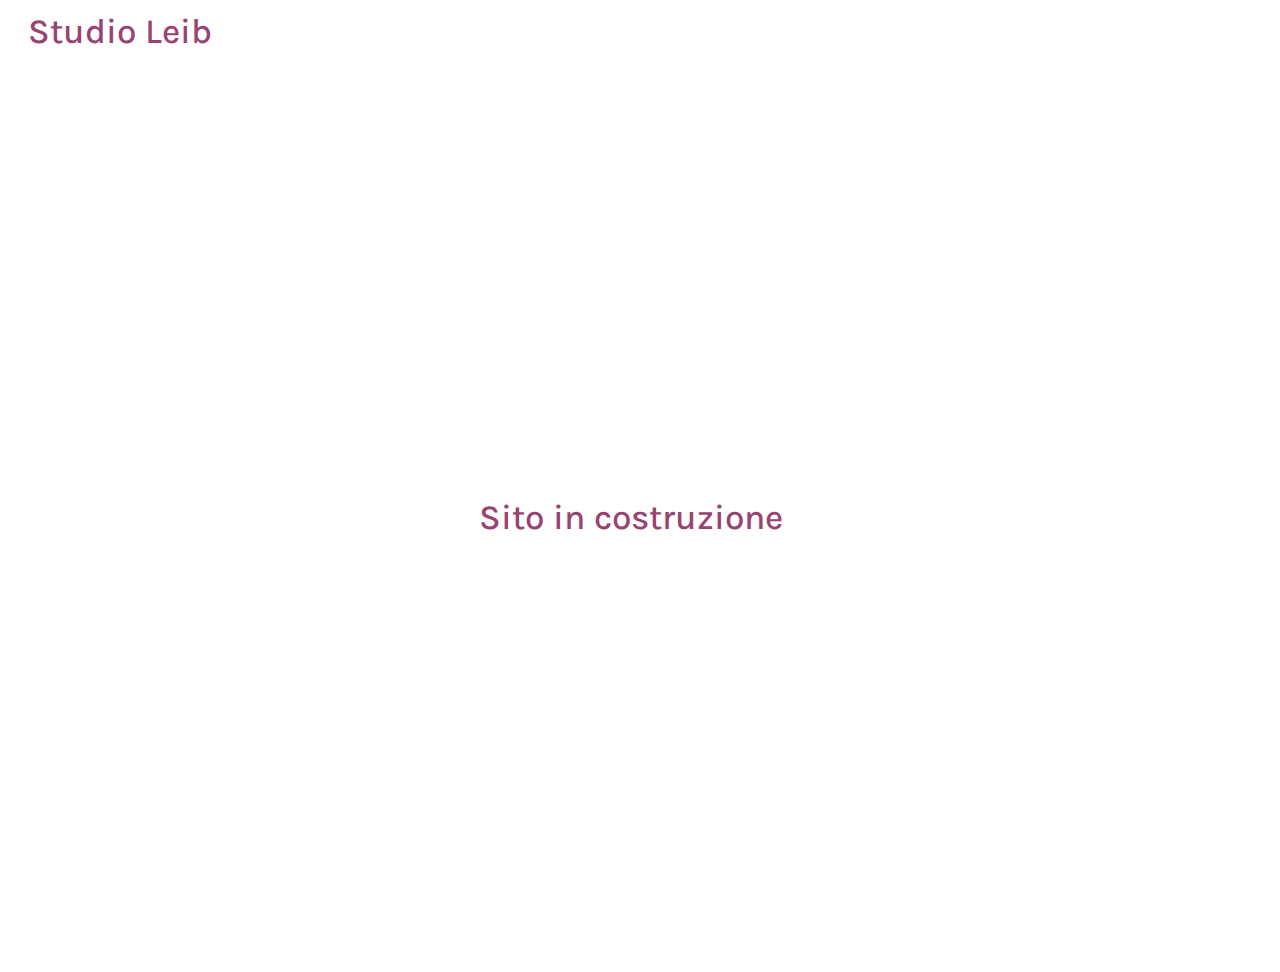
<file: index.html>
<!DOCTYPE html>
<html lang="it" dir="ltr">

<head>

  <title>Studio Leib</title>

  <meta charset="utf-8">
  <meta name="viewport" content="width=device-width, initial-scale=1.0">

  <meta name="description" content="Studio Leib">
  <meta name="twitter:card" content="summary_large_image" />
  <meta name="twitter:site" content="https://www.valentinamaistriostetrica.it/" />
  <meta name="twitter:title" content="Studio Leib" />
  <meta name="twitter:image" content="https://www.valentinamaistriostetrica.it/img/logo.png" />
  <meta property="og:url" content="https://www.valentinamaistriostetrica.it/" />
  <meta property="og:type" content="website" />
  <meta property="og:locale" content="it_IT" />
  <meta property="og:title" content="Studio Leib" />
  <meta property="og:description" content="Studio Leib" />
  <meta property="og:image" content="https://www.valentinamaistriostetrica.it/img/logo.png" />
  <meta property="og:image:width" content="1000" />
  <meta property="og:image:height" content="1000" />

  <!-- favicon -->
  <link rel="icon" type="image/png" href="./img/favicon.png">

  <!-- fonts -->
  <link href="https://fonts.googleapis.com/css?family=Karla:400,700&display=swap" rel="stylesheet">
  <link rel="stylesheet" href="https://use.fontawesome.com/releases/v5.7.2/css/all.css"
    integrity="sha384-fnmOCqbTlWIlj8LyTjo7mOUStjsKC4pOpQbqyi7RrhN7udi9RwhKkMHpvLbHG9Sr" crossorigin="anonymous">

  <!-- css -->
  <link rel="stylesheet" href="./css/lib/bootstrap.min.css">
  <link rel="stylesheet" href="./css/main.css">

  <style media="screen">

  </style>

</head>

<body class="vh-100">
  <div id="headerBar"></div>

  <!-- desktop -->
  <div class="row d-flex justify-content-center align-items-center h-100">
    <div class="col-12 my-5">
      <h1 class="text-center" id="nabvar-title">Sito in costruzione</h1>
    </div>
  </div>

  <script src="./js/lib/jquery-3.4.1.min.js"></script>
  <script src="./js/lib/bootstrap.bundle.min.js"></script>
  <script src="./js/index.js"></script>
</body>

</html>
</file>
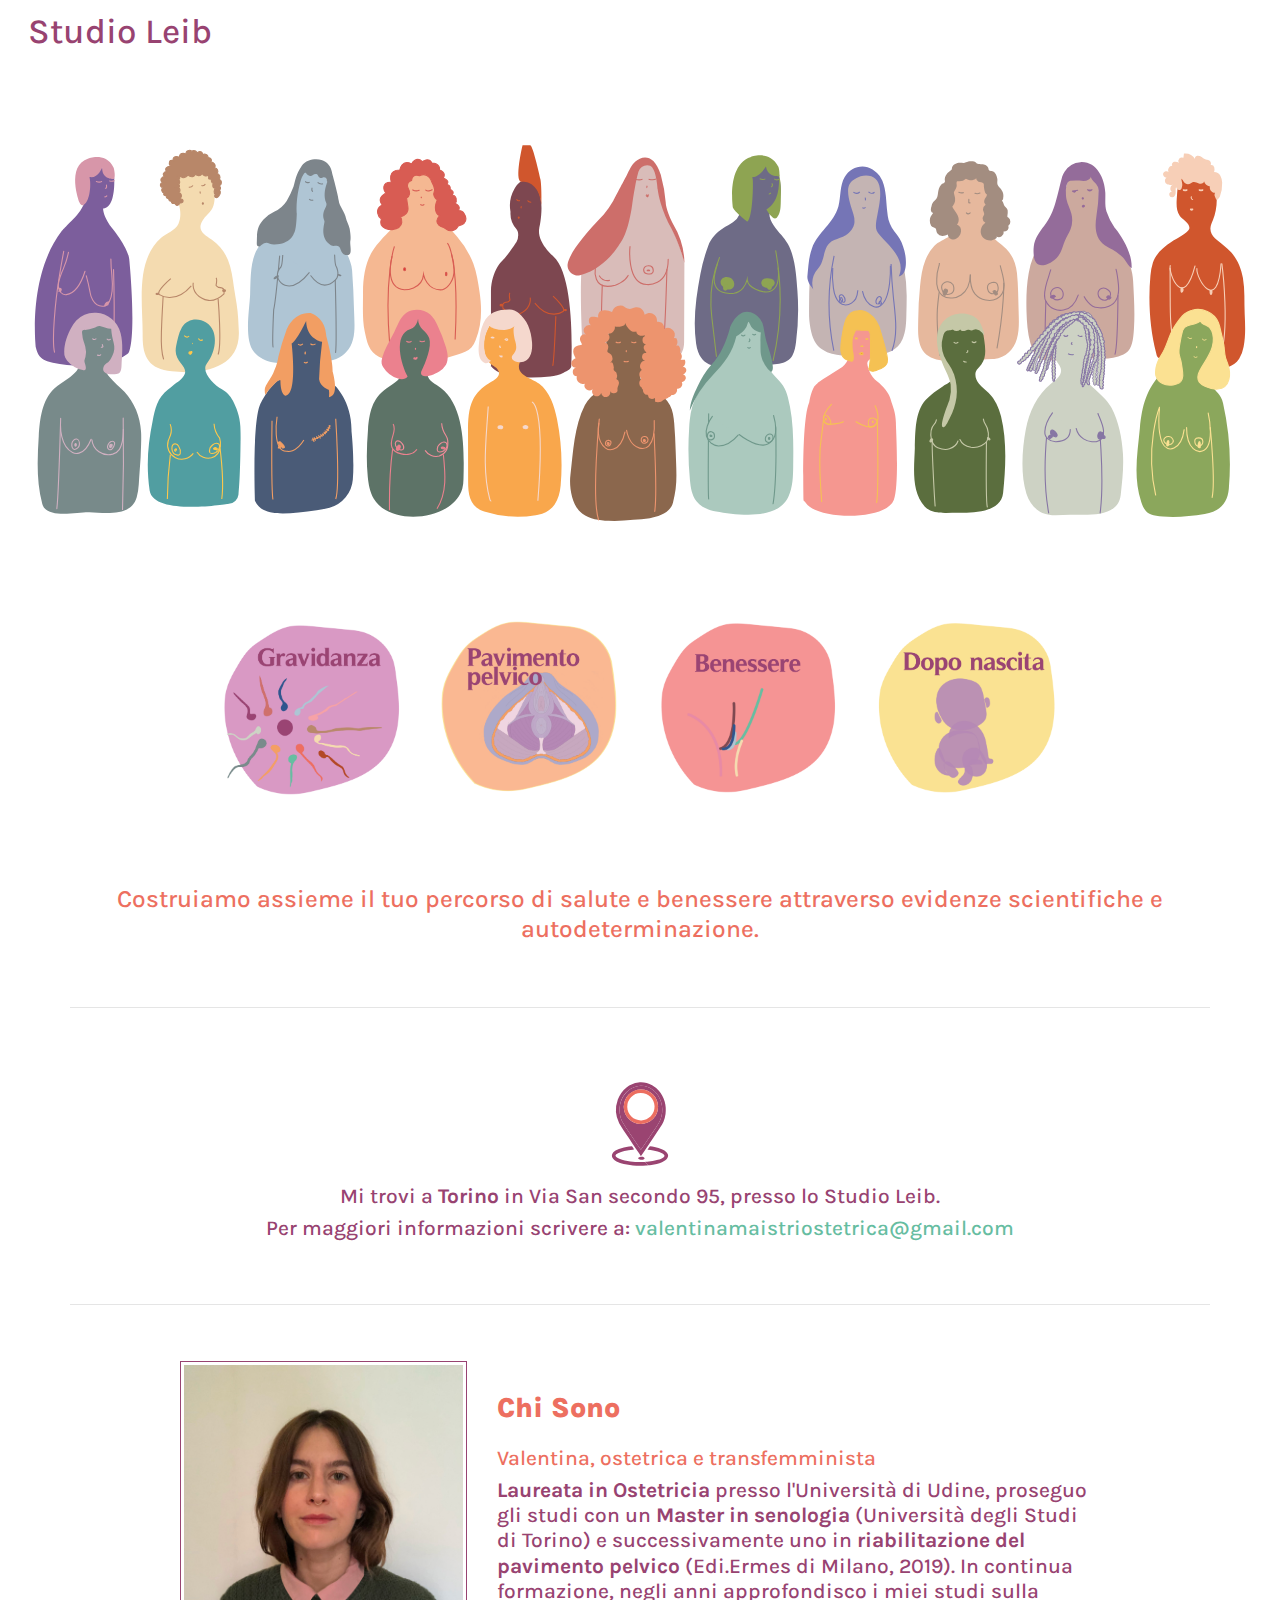
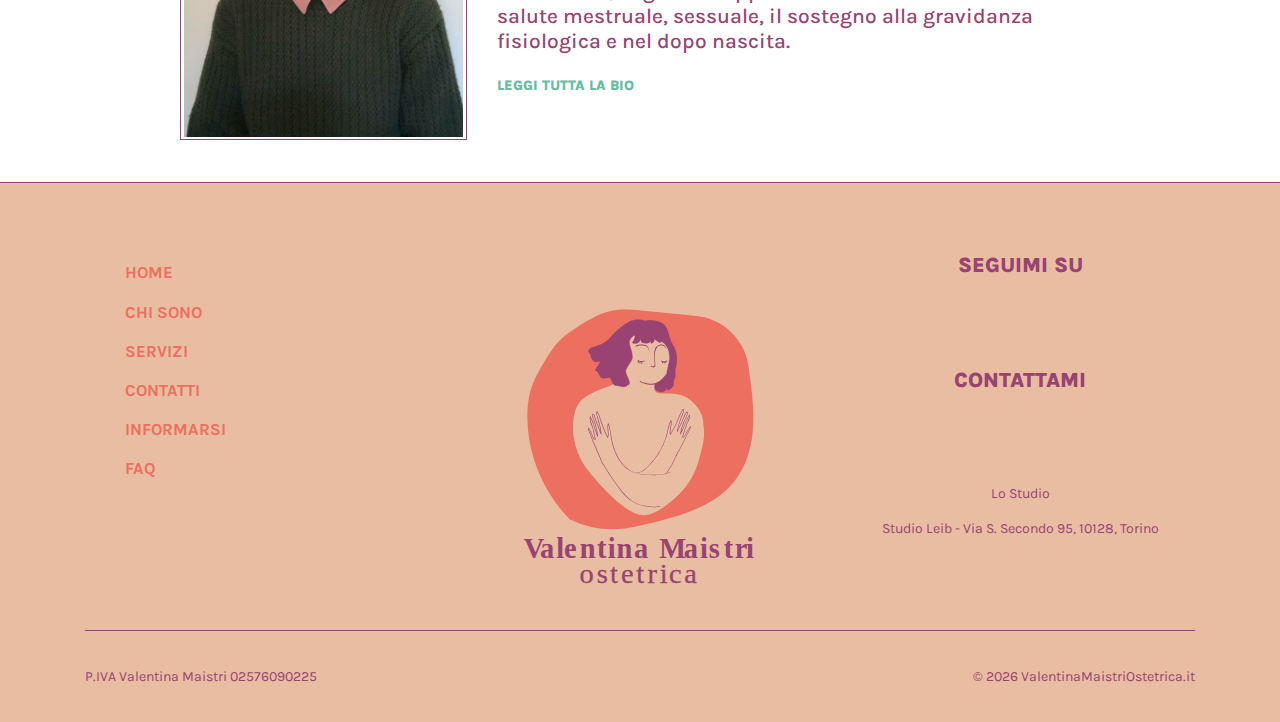
<file: _index.html>
<!DOCTYPE html>
<html lang="it" dir="ltr">

<head>

  <title>Studio Leib</title>

  <meta charset="utf-8">
  <meta name="viewport" content="width=device-width, initial-scale=1.0">

  <meta name="description" content="Studio Leib">
  <meta name="twitter:card" content="summary_large_image" />
  <meta name="twitter:site" content="https://www.valentinamaistriostetrica.it/" />
  <meta name="twitter:title" content="Studio Leib" />
  <meta name="twitter:image" content="https://www.valentinamaistriostetrica.it/img/logo.png" />
  <meta property="og:url" content="https://www.valentinamaistriostetrica.it/" />
  <meta property="og:type" content="website" />
  <meta property="og:locale" content="it_IT" />
  <meta property="og:title" content="Studio Leib" />
  <meta property="og:description" content="Studio Leib" />
  <meta property="og:image" content="https://www.valentinamaistriostetrica.it/img/logo.png" />
  <meta property="og:image:width" content="1000" />
  <meta property="og:image:height" content="1000" />

  <!-- favicon -->
  <link rel="icon" type="image/png" href="/img/favicon.png">

  <!-- fonts -->
  <link href="https://fonts.googleapis.com/css?family=Karla:400,700&display=swap" rel="stylesheet">
  <link rel="stylesheet" href="https://use.fontawesome.com/releases/v5.7.2/css/all.css"
    integrity="sha384-fnmOCqbTlWIlj8LyTjo7mOUStjsKC4pOpQbqyi7RrhN7udi9RwhKkMHpvLbHG9Sr" crossorigin="anonymous">

  <!-- css -->
  <link rel="stylesheet" href="/css/lib/bootstrap.min.css">
  <link rel="stylesheet" href="/css/main.css">

  <style media="screen">

  </style>

</head>

<body>
  <div id="headerBar"></div>

  <!-- desktop -->
  <div class="row d-none d-lg-flex">
    <div class="col-12 my-5">
      <img class="w-100" src="/img/donnine-home.svg" alt="Valentina Maistri" title="Studio Leib">
    </div>
    <div class="col-8 mx-auto">
      <div class="row my-5">
        <div class="col-3 pills-col">
          <a href="/vivere-la-gravidanza">
            <img class="w-100" src="/img/inconesito23-03.png" alt="Gravidanza" title="Gravidanza">
          </a>
        </div>
        <div class="col-3 pills-col">
          <a href="/cura-del-pavimento-pelvico">
            <img class="w-100" src="/img/inconesito23-04.png" alt="Cura del pavimento pelvico"
              title="Cura del pavimento pelvico">
          </a>
        </div>
        <div class="col-3 pills-col">
          <a href="/benessere">
            <img class="w-100" src="/img/inconesito23-07.png" alt="Benessere" title="Benessere">
          </a>
        </div>
        <div class="col-3 pills-col">
          <a href="/dopo-la-nascita">
            <img class="w-100" src="/img/inconesito23-08.png " alt="Dopo la nascita" title="Dopo la nascita">
          </a>
        </div>
      </div>
    </div>
  </div>

  <!-- mobile -->
  <div class="container d-lg-none">

    <div class="row mt-5">
      <div class="col-12 mt-4 mb-5 text-center">
        <img src="/img/donnineverticali.svg" alt="Valentina Maistri" title="Studio Leib">
      </div>
    </div>

    <hr>

    <div class="col-12">
      <div class="row my-5">
        <div class="col-6 text-center">
          <a href="/vivere-la-gravidanza">
            <img class="w-100" src="/img/inconesito23-03.png" alt="Gravidanza" title="Gravidanza">
          </a>
        </div>
        <div class="col-6 text-center">
          <a href="/cura-del-pavimento-pelvico">
            <img class="w-100" src="/img/inconesito23-04.png" alt="Cura del pavimento pelvico"
              title="Cura del pavimento pelvico">
          </a>
        </div>
        <div class="col-6 text-center">
          <a href="/benessere">
            <img class="w-100" src="/img/inconesito23-07.png" alt="Benessere" title="Benessere">
          </a>
        </div>
        <div class="col-6 text-center">
          <a href="/dopo-la-nascita">
            <img class="w-100" src="/img/inconesito23-08.png " alt="Dopo la nascita" title="Dopo la nascita">
          </a>
        </div>
      </div>
    </div>
  </div>

  <div class="container">
    <div class="row">
      <div class="col-12 my-5">
        <h3 class="color-corallo weight-600 text-center">
          Costruiamo assieme il tuo percorso di salute e benessere attraverso evidenze scientifiche e
          autodeterminazione.
        </h3>
      </div>
      <hr class="w-100">
      <div class="col-12 col-xl-11 mx-auto my-5 text-center">
        <img src="/img/puntatoremappa.svg" alt="Mappa" style="width:120px;">
        <div class="color-wine">
          <h4>Mi trovi a <strong>Torino</strong> in Via San secondo 95, presso lo Studio Leib.</h4>
          <h4>
            Per maggiori informazioni scrivere a:
            <a href="mailto:valentinamaistriostetrica@gmail.com">valentinamaistriostetrica@gmail.com</a>
          </h4>
        </div>
      </div>
      <hr class="w-100">
      <div class="col-12 col-md-10 mx-auto my-5">
        <div class="row">
          <div class="col-12 col-md-4 text-md-right d-md-flex flex-column justify-content-center">
            <img class="w-100 bordered-img" src="/img/valentina.jpg" alt="Valentina" title="Valentina">
          </div>
          <div class="col-12 col-md-8 d-md-flex flex-column justify-content-center mt-4 mt-md-0">
            <h2 class="color-corallo weight-900 mb-4">Chi Sono</h2>
            <h4 class="color-corallo">Valentina, ostetrica e transfemminista</h4>
            <h4 class="color-wine mb-4">
              <b>Laureata in Ostetricia</b> presso l'Università di Udine, proseguo gli
              studi con un <b>Master in senologia</b> (Università degli Studi di Torino)
              e successivamente uno in <b>riabilitazione del pavimento pelvico</b>
              (Edi.Ermes di Milano, 2019). In continua formazione, negli anni approfondisco
              i miei studi sulla salute mestruale, sessuale, il sostegno alla gravidanza fisiologica e nel dopo nascita.
            </h4>
            <p class="weight-900"> <a href="/chi-sono">LEGGI TUTTA LA BIO</a> </p>
          </div>
        </div>
      </div>
    </div>
  </div>

  <div id="footerBar"></div>

  <script src="/js/lib/jquery-3.4.1.min.js"></script>
  <script src="/js/lib/bootstrap.bundle.min.js"></script>
  <script src="/js/index.js"></script>
</body>

</html>
</file>
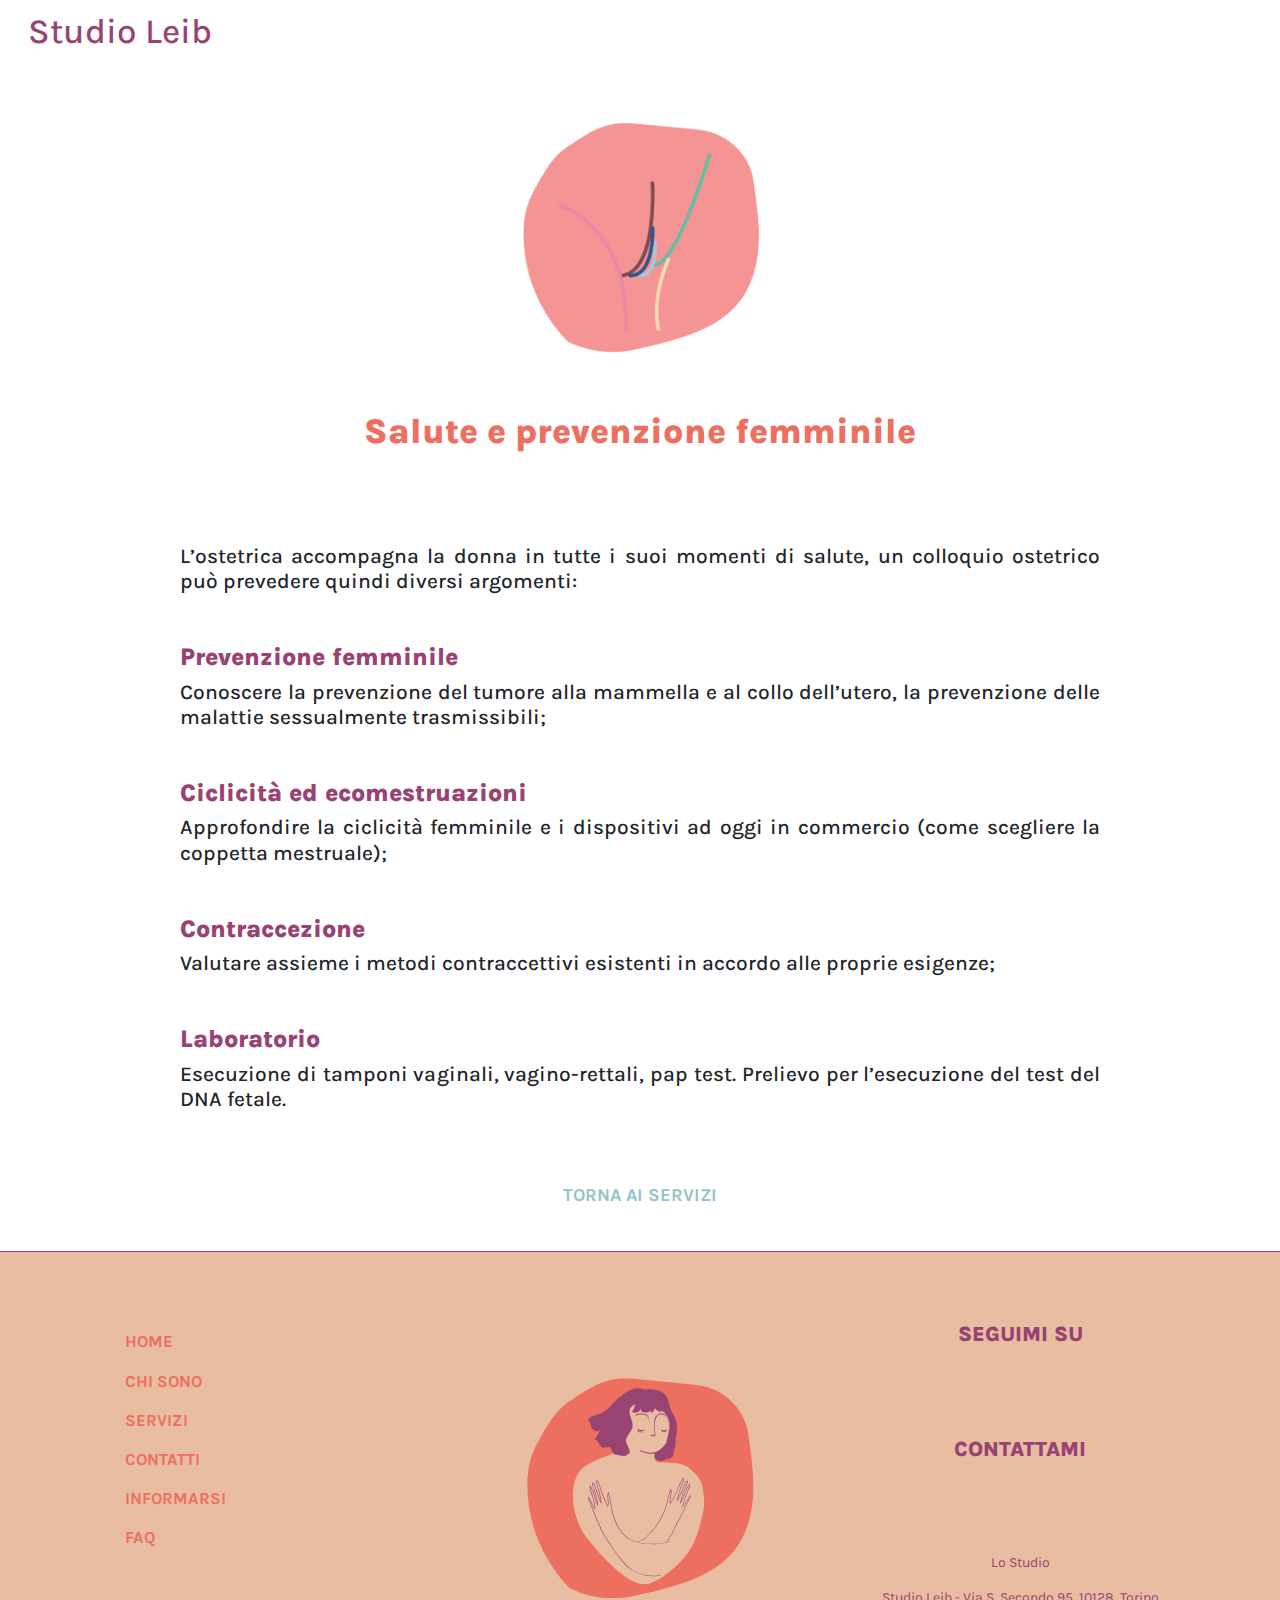
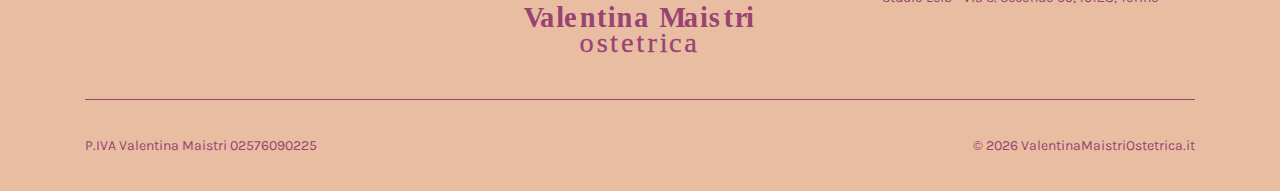
<file: benessere-femminile.html>
<!DOCTYPE html>
<html lang="it" dir="ltr">

<head>

  <title>Salute e prevenzione femminile | Valentina Maistri Ostetrica</title>

  <meta charset="utf-8">
  <meta name="viewport" content="width=device-width, initial-scale=1.0">

  <meta name="description" content="Salute e prevenzione femminile | Valentina Maistri Ostetrica">
  <meta name="twitter:card" content="summary_large_image" />
  <meta name="twitter:site" content="https://www.valentinamaistriostetrica.it/" />
  <meta name="twitter:title" content="Salute e prevenzione femminile | Valentina Maistri Ostetrica" />
  <meta name="twitter:image" content="https://www.valentinamaistriostetrica.it/img/logo.png" />
  <meta property="og:url" content="https://www.valentinamaistriostetrica.it/" />
  <meta property="og:type" content="website" />
  <meta property="og:locale" content="it_IT" />
  <meta property="og:title" content="Salute e prevenzione femminile | Valentina Maistri Ostetrica" />
  <meta property="og:description" content="Salute e prevenzione femminile | Valentina Maistri Ostetrica" />
  <meta property="og:image" content="https://www.valentinamaistriostetrica.it/img/logo.png" />
  <meta property="og:image:width" content="1000" />
  <meta property="og:image:height" content="1000" />

  <!-- favicon -->
  <link rel="icon" type="image/png" href="/img/favicon.png">

  <!-- fonts -->
  <link href="https://fonts.googleapis.com/css?family=Karla:400,700&display=swap" rel="stylesheet">
  <link rel="stylesheet" href="https://use.fontawesome.com/releases/v5.7.2/css/all.css" integrity="sha384-fnmOCqbTlWIlj8LyTjo7mOUStjsKC4pOpQbqyi7RrhN7udi9RwhKkMHpvLbHG9Sr" crossorigin="anonymous">

  <!-- css -->
  <link rel="stylesheet" href="/css/lib/bootstrap.min.css">
  <link rel="stylesheet" href="/css/main.css">

</head>

<body>
  <div id="headerBar"></div>

  <div class="container">
    <div class="row mt-5">
      <div class="col-12 col-xl-3 mx-auto">
        <img src="/img/inconesito23-05.png" alt="Salute e prevenzione femminile">
      </div>
      <div class="col-12 mt-5 mb-4 text-center">
        <h1 class="quote">Salute e prevenzione femminile</h1>
      </div>
    </div>
    <div class="row my-5">
      <div class="col-12 col-xl-10 mx-auto text-justify my-4">
        <h4>L’ostetrica accompagna la donna in tutte i suoi momenti di salute,
          un colloquio ostetrico può prevedere quindi diversi argomenti:</h4>
      </div>
      <div class="col-12 col-xl-10 mx-auto text-justify my-4">
        <h3><span class="paragraph-intro">Prevenzione femminile</span></h3>
        <h4>
         Conoscere la prevenzione del tumore alla mammella e al collo dell’utero,
         la prevenzione delle malattie sessualmente trasmissibili;
        </h4>
      </div>
      <div class="col-12 col-xl-10 mx-auto text-justify my-4">
        <h3><span class="paragraph-intro">Ciclicità ed ecomestruazioni</span></h3>
        <h4>
          Approfondire la ciclicità femminile e i dispositivi ad oggi in
          commercio (come scegliere la coppetta mestruale);
        </h4>
      </div>
      <div class="col-12 col-xl-10 mx-auto text-justify my-4">
        <h3><span class="paragraph-intro">Contraccezione</span></h3>
        <h4>
          Valutare assieme i metodi contraccettivi esistenti in accordo alle proprie esigenze;
       </h4>
      </div>
      <div class="col-12 col-xl-10 mx-auto text-justify my-4">
        <h3><span class="paragraph-intro">Laboratorio</span></h3>
        <h4>
          Esecuzione di tamponi vaginali, vagino-rettali, pap test. Prelievo per
          l’esecuzione del test del DNA fetale.
        </h4>
      </div>
    </div>

    <div class="row my-5">
      <div class="col-12 text-center">
        <a class="servizi-links" href="/servizi">TORNA AI SERVIZI</a>
      </div>
    </div>

  </div>

  <div id="footerBar"></div>

  <script src="/js/lib/jquery-3.4.1.min.js"></script>
  <script src="/js/lib/bootstrap.bundle.min.js"></script>
  <script src="/js/index.js"></script>
</body>

</html>
</file>
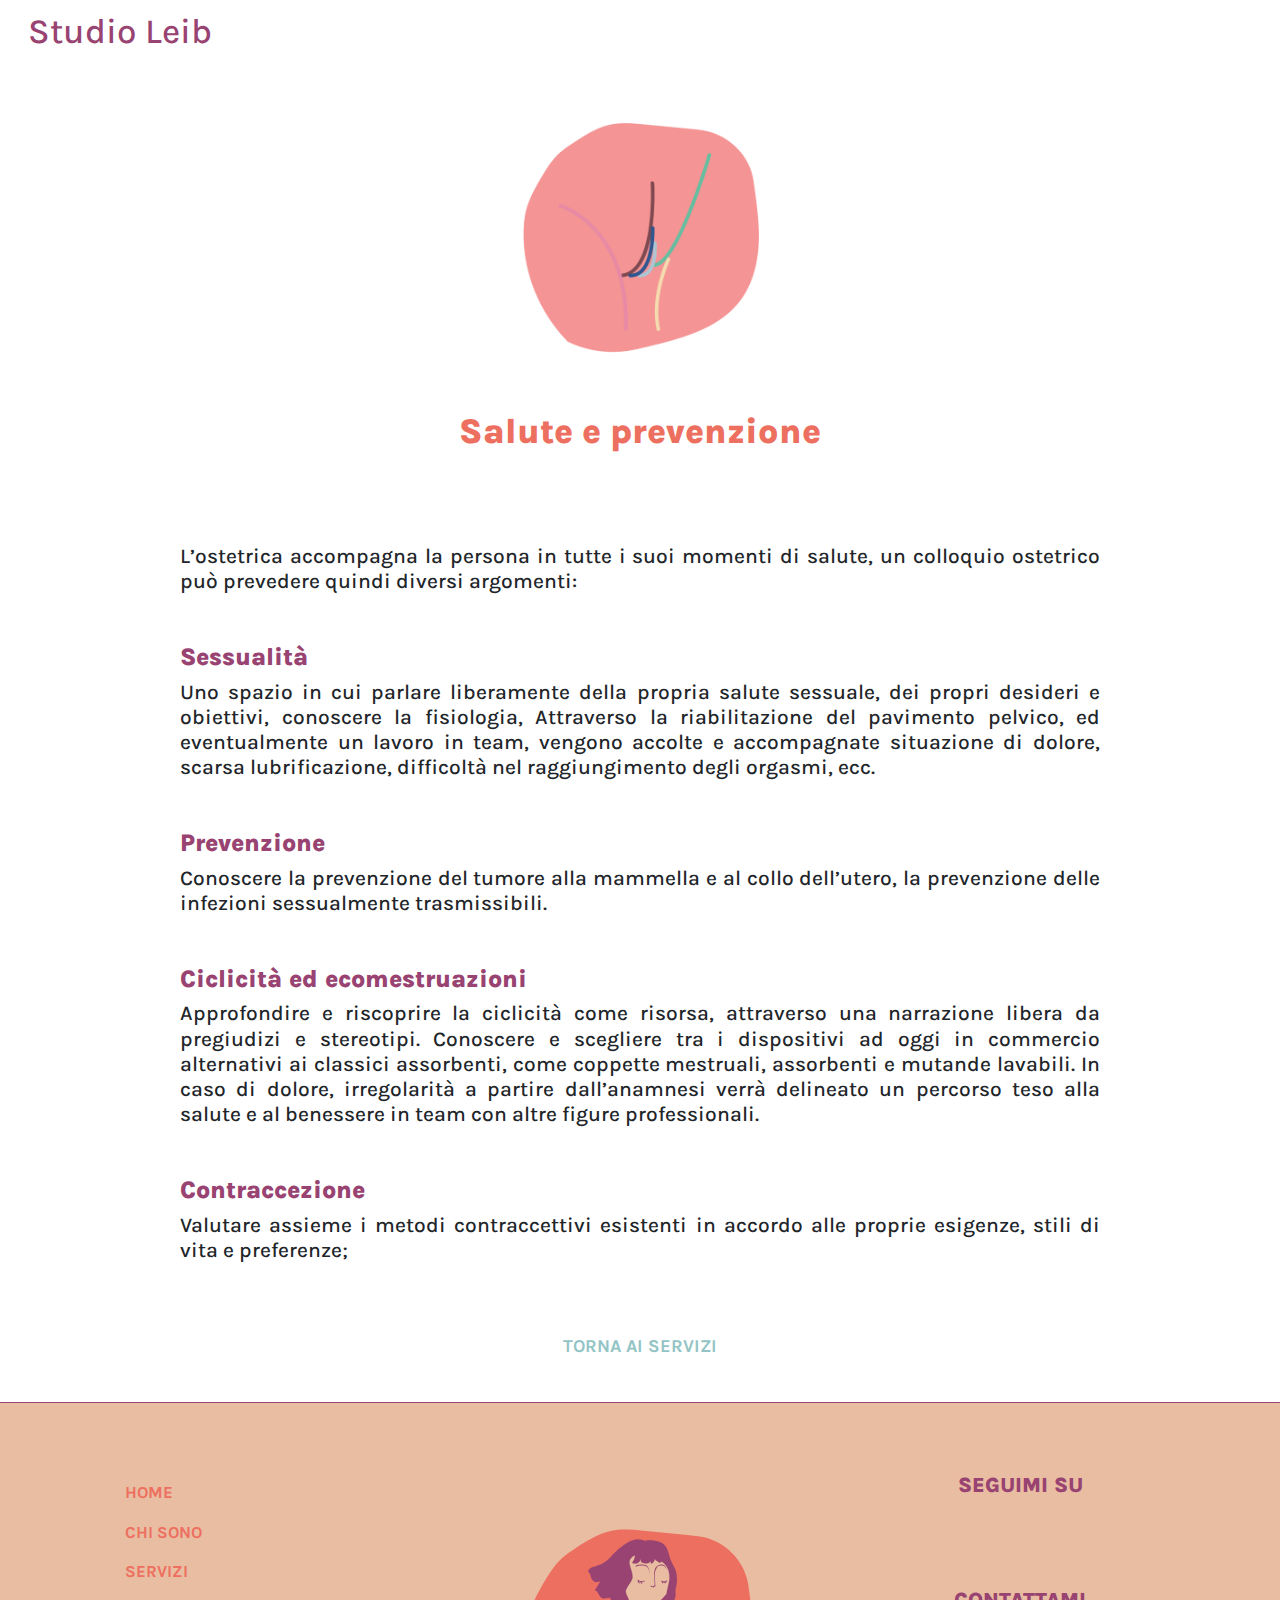
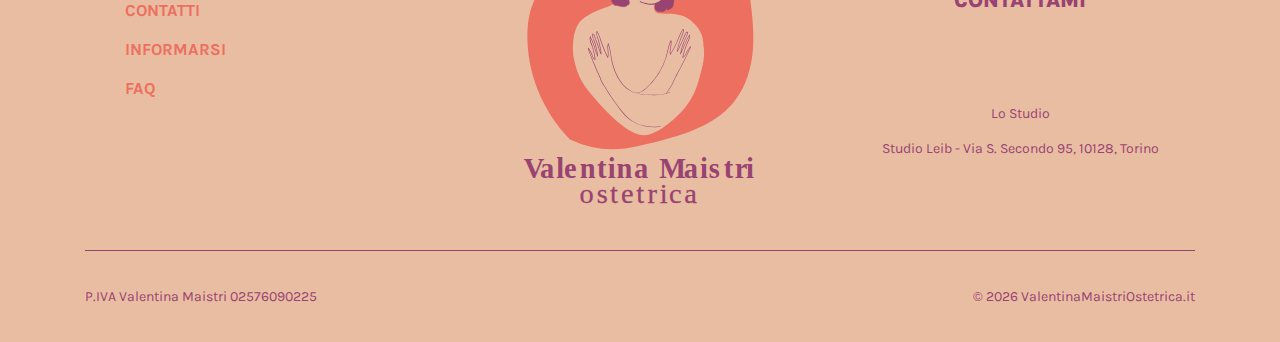
<file: benessere.html>
<!DOCTYPE html>
<html lang="it" dir="ltr">

<head>

  <title>Salute e prevenzione femminile | Studio Leib</title>

  <meta charset="utf-8">
  <meta name="viewport" content="width=device-width, initial-scale=1.0">

  <meta name="description" content="Salute e prevenzione femminile | Studio Leib">
  <meta name="twitter:card" content="summary_large_image" />
  <meta name="twitter:site" content="https://www.valentinamaistriostetrica.it/" />
  <meta name="twitter:title" content="Salute e prevenzione femminile | Studio Leib" />
  <meta name="twitter:image" content="https://www.valentinamaistriostetrica.it/img/logo.png" />
  <meta property="og:url" content="https://www.valentinamaistriostetrica.it/" />
  <meta property="og:type" content="website" />
  <meta property="og:locale" content="it_IT" />
  <meta property="og:title" content="Salute e prevenzione femminile | Studio Leib" />
  <meta property="og:description" content="Salute e prevenzione femminile | Studio Leib" />
  <meta property="og:image" content="https://www.valentinamaistriostetrica.it/img/logo.png" />
  <meta property="og:image:width" content="1000" />
  <meta property="og:image:height" content="1000" />

  <!-- favicon -->
  <link rel="icon" type="image/png" href="./img/favicon.png">

  <!-- fonts -->
  <link href="https://fonts.googleapis.com/css?family=Karla:400,700&display=swap" rel="stylesheet">
  <link rel="stylesheet" href="https://use.fontawesome.com/releases/v5.7.2/css/all.css"
    integrity="sha384-fnmOCqbTlWIlj8LyTjo7mOUStjsKC4pOpQbqyi7RrhN7udi9RwhKkMHpvLbHG9Sr" crossorigin="anonymous">

  <!-- css -->
  <link rel="stylesheet" href="./css/lib/bootstrap.min.css">
  <link rel="stylesheet" href="./css/main.css">

</head>

<body>
  <div id="headerBar"></div>

  <div class="container">
    <div class="row mt-5">
      <div class="col-12 col-xl-3 mx-auto">
        <img src="./img/inconesito23-05.png" alt="Salute e prevenzione femminile">
      </div>
      <div class="col-12 mt-5 mb-4 text-center">
        <h1 class="quote">Salute e prevenzione</h1>
      </div>
    </div>
    <div class="row my-5">
      <div class="col-12 col-xl-10 mx-auto text-justify my-4">
        <h4>L’ostetrica accompagna la persona in tutte i suoi momenti di salute,
          un colloquio ostetrico può prevedere quindi diversi argomenti:</h4>
      </div>
      <div class="col-12 col-xl-10 mx-auto text-justify my-4">
        <h3><span class="paragraph-intro">Sessualità</span></h3>
        <h4>
          Uno spazio in cui parlare liberamente della propria salute sessuale, dei propri desideri e obiettivi,
          conoscere la fisiologia, Attraverso la riabilitazione del pavimento pelvico, ed eventualmente un lavoro in
          team, vengono accolte e accompagnate situazione di dolore, scarsa lubrificazione, difficoltà nel
          raggiungimento degli orgasmi, ecc.
        </h4>
      </div>
      <div class="col-12 col-xl-10 mx-auto text-justify my-4">
        <h3><span class="paragraph-intro">Prevenzione</span></h3>
        <h4>
          Conoscere la prevenzione del tumore alla mammella e al collo dell’utero, la prevenzione delle infezioni
          sessualmente trasmissibili.
        </h4>
      </div>
      <div class="col-12 col-xl-10 mx-auto text-justify my-4">
        <h3><span class="paragraph-intro">Ciclicità ed ecomestruazioni</span></h3>
        <h4>
          Approfondire e riscoprire la ciclicità come risorsa, attraverso una narrazione libera da pregiudizi e
          stereotipi. Conoscere e scegliere tra i dispositivi ad oggi in commercio alternativi ai classici assorbenti,
          come coppette mestruali, assorbenti e mutande lavabili. In caso di dolore, irregolarità a partire
          dall’anamnesi verrà delineato un percorso teso alla salute e al benessere in team con altre figure
          professionali.
        </h4>
      </div>
      <div class="col-12 col-xl-10 mx-auto text-justify my-4">
        <h3><span class="paragraph-intro">Contraccezione</span></h3>
        <h4>
          Valutare assieme i metodi contraccettivi esistenti in accordo alle proprie esigenze, stili di vita e
          preferenze;
        </h4>
      </div>
    </div>

    <div class="row my-5">
      <div class="col-12 text-center">
        <a class="servizi-links" href="/servizi">TORNA AI SERVIZI</a>
      </div>
    </div>

  </div>

  <div id="footerBar"></div>

  <script src="./js/lib/jquery-3.4.1.min.js"></script>
  <script src="./js/lib/bootstrap.bundle.min.js"></script>
  <script src="./js/index.js"></script>
</body>

</html>
</file>
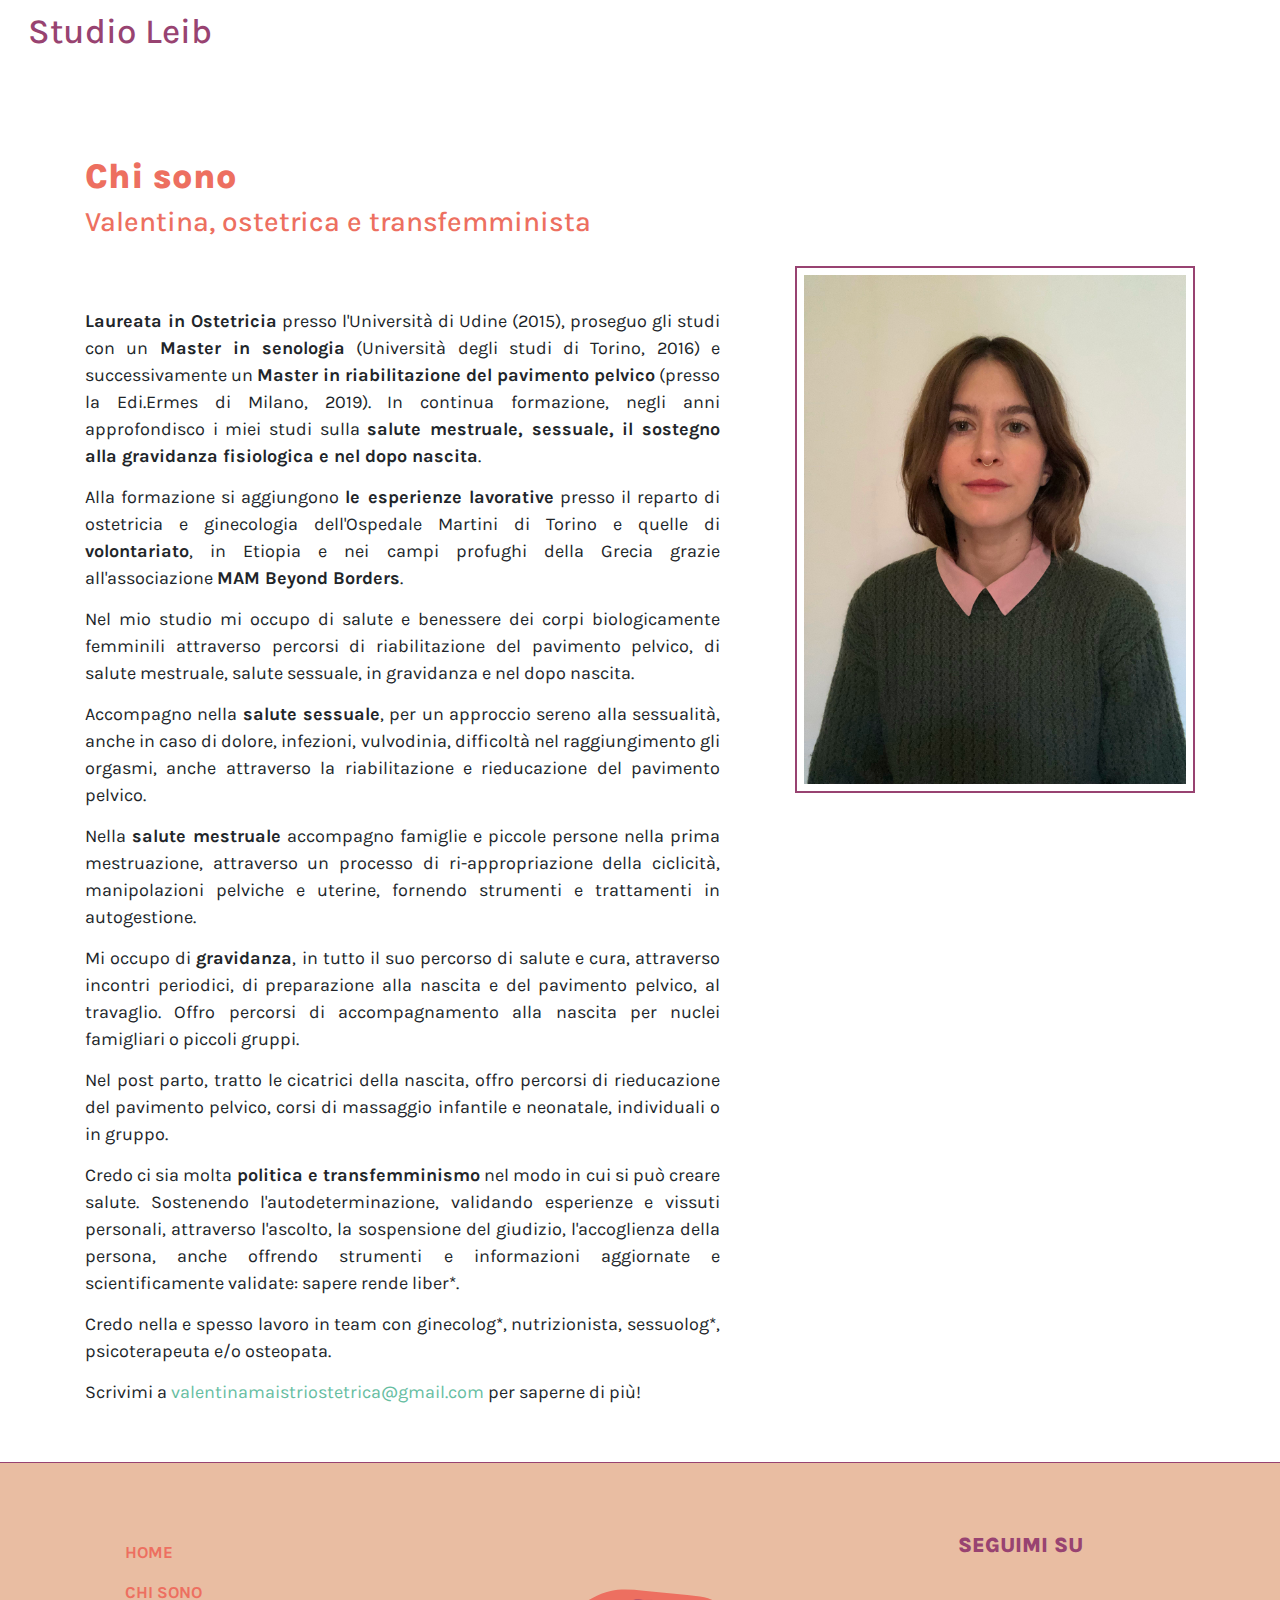
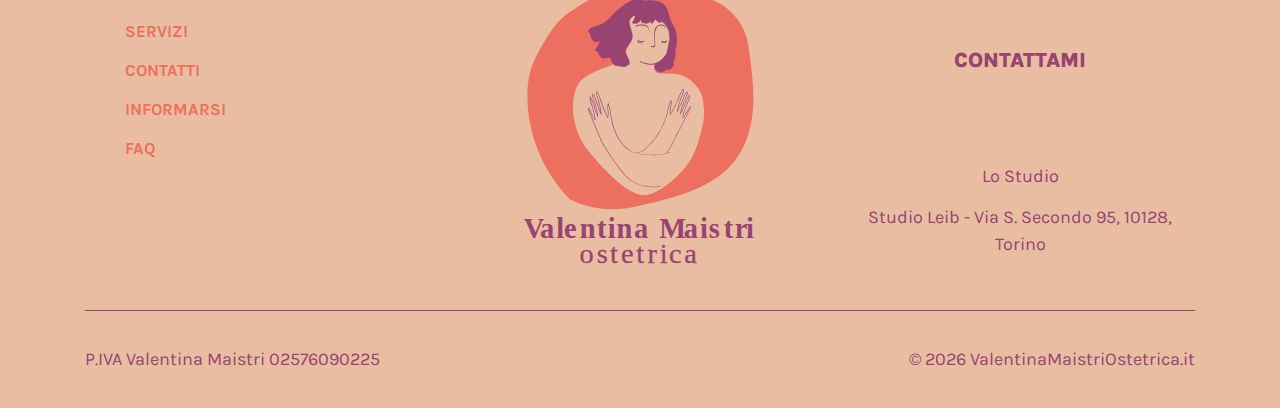
<file: chi-sono.html>
<!DOCTYPE html>
<html lang="it" dir="ltr">

<head>

  <title>Chi Sono | Studio Leib</title>

  <meta charset="utf-8">
  <meta name="viewport" content="width=device-width, initial-scale=1.0">

  <meta name="description" content="Chi Sono | Studio Leib">
  <meta name="twitter:card" content="summary_large_image" />
  <meta name="twitter:site" content="https://www.valentinamaistriostetrica.it/" />
  <meta name="twitter:title" content="Chi Sono | Studio Leib" />
  <meta name="twitter:image" content="https://www.valentinamaistriostetrica.it/img/logo.png" />
  <meta property="og:url" content="https://www.valentinamaistriostetrica.it/" />
  <meta property="og:type" content="website" />
  <meta property="og:locale" content="it_IT" />
  <meta property="og:title" content="Chi Sono | Studio Leib" />
  <meta property="og:description" content="Chi Sono | Studio Leib" />
  <meta property="og:image" content="https://www.valentinamaistriostetrica.it/img/logo.png" />
  <meta property="og:image:width" content="1000" />
  <meta property="og:image:height" content="1000" />

  <!-- favicon -->
  <link rel="icon" type="image/png" href="/img/favicon.png">

  <!-- fonts -->
  <link href="https://fonts.googleapis.com/css?family=Karla:400,700&display=swap" rel="stylesheet">
  <link rel="stylesheet" href="https://use.fontawesome.com/releases/v5.7.2/css/all.css"
    integrity="sha384-fnmOCqbTlWIlj8LyTjo7mOUStjsKC4pOpQbqyi7RrhN7udi9RwhKkMHpvLbHG9Sr" crossorigin="anonymous">

  <!-- css -->
  <link rel="stylesheet" href="/css/lib/bootstrap.min.css">
  <link rel="stylesheet" href="/css/main.css">

  <style media="screen">
    body {
      font-size: 18px;
    }

    #profile-pic {
      width: 400px;
      max-width: 100%;
      height: auto;
      align-items: center;
      justify-content: center;
      border: 2px solid var(--vm-wine);
      padding: .5rem;
    }
  </style>

</head>

<body>
  <div id="headerBar"></div>

  <div class="container">
    <div class="row my-5">
      <div class="col-12 mt-5 mb-4">
        <h1 class="quote">Chi sono</h1>
        <h2 class="color-corallo">Valentina, ostetrica e transfemminista</h2>
      </div>
      <div class="col-12 col-lg-7">
        <div class="row text-justify">
          <div class="col-12 mt-5">
            <p>
              <b>Laureata in Ostetricia</b> presso l&apos;Università di Udine (2015), proseguo
              gli studi con un <b>Master in senologia</b> (Università degli studi di Torino, 2016)
              e successivamente un <b>Master in riabilitazione del pavimento pelvico</b> (presso la Edi.Ermes di Milano,
              2019).
              In continua formazione, negli anni approfondisco i miei studi sulla <strong>salute mestruale,
                sessuale, il sostegno alla gravidanza fisiologica e nel dopo nascita</strong>.
            </p>
            <p>
              Alla formazione si aggiungono <b>le esperienze lavorative</b> presso il reparto
              di ostetricia e ginecologia dell&apos;Ospedale Martini di Torino e quelle di
              <b>volontariato</b>, in Etiopia e nei campi profughi della Grecia grazie
              all&apos;associazione <strong>MAM Beyond Borders</strong>.
            </p>

            <p>
              Nel mio studio mi occupo di salute e benessere dei corpi biologicamente femminili
              attraverso percorsi di riabilitazione del pavimento pelvico, di salute mestruale, salute sessuale, in
              gravidanza e nel dopo nascita.
            </p>

            <p>
              Accompagno nella <strong>salute sessuale</strong>, per un approccio sereno alla sessualità,
              anche in caso di dolore, infezioni, vulvodinia, difficoltà nel raggiungimento gli orgasmi, anche
              attraverso la riabilitazione e rieducazione del pavimento pelvico.
            </p>

            <p>
              Nella <strong>salute mestruale</strong> accompagno famiglie e piccole persone nella prima mestruazione,
              attraverso un processo di ri-appropriazione della ciclicità, manipolazioni pelviche e uterine,
              fornendo strumenti e trattamenti in autogestione.
            </p>

            <p>
              Mi occupo di <strong>gravidanza</strong>, in tutto il suo percorso di salute e cura, attraverso incontri
              periodici,
              di preparazione alla nascita e del pavimento pelvico, al travaglio.
              Offro percorsi di accompagnamento alla nascita per nuclei famigliari o piccoli gruppi.
            </p>

            <p>
              Nel post parto, tratto le cicatrici della nascita, offro percorsi di rieducazione del pavimento pelvico,
              corsi di massaggio infantile e neonatale, individuali o in gruppo.
            </p>

            <p>
              Credo ci sia molta <strong>politica e transfemminismo</strong> nel modo in cui si può creare salute.
              Sostenendo l'autodeterminazione, validando esperienze e vissuti personali, attraverso l'ascolto, la
              sospensione del giudizio, l'accoglienza della persona, anche offrendo strumenti e informazioni aggiornate
              e scientificamente validate: sapere rende liber*.
            </p>

            <p>
              Credo nella <strong></strong> e spesso lavoro in team con ginecolog*, nutrizionista, sessuolog*,
              psicoterapeuta e/o osteopata.
            </p>

            <p>
              Scrivimi a <a href="mailto:valentinamaistriostetrica@gmail.com">valentinamaistriostetrica@gmail.com</a> per saperne di più!
            </p>

          </div>
        </div>
      </div>
      <div class="col-12 col-lg-5 d-lg-flex align-items-start justify-content-end">
        <img id="profile-pic" src="/img/valentina.jpg" alt="Valentina">
      </div>
    </div>
  </div>

  <div id="footerBar"></div>

  <script src="/js/lib/jquery-3.4.1.min.js"></script>
  <script src="/js/lib/bootstrap.bundle.min.js"></script>
  <script src="/js/index.js"></script>
</body>

</html>
</file>
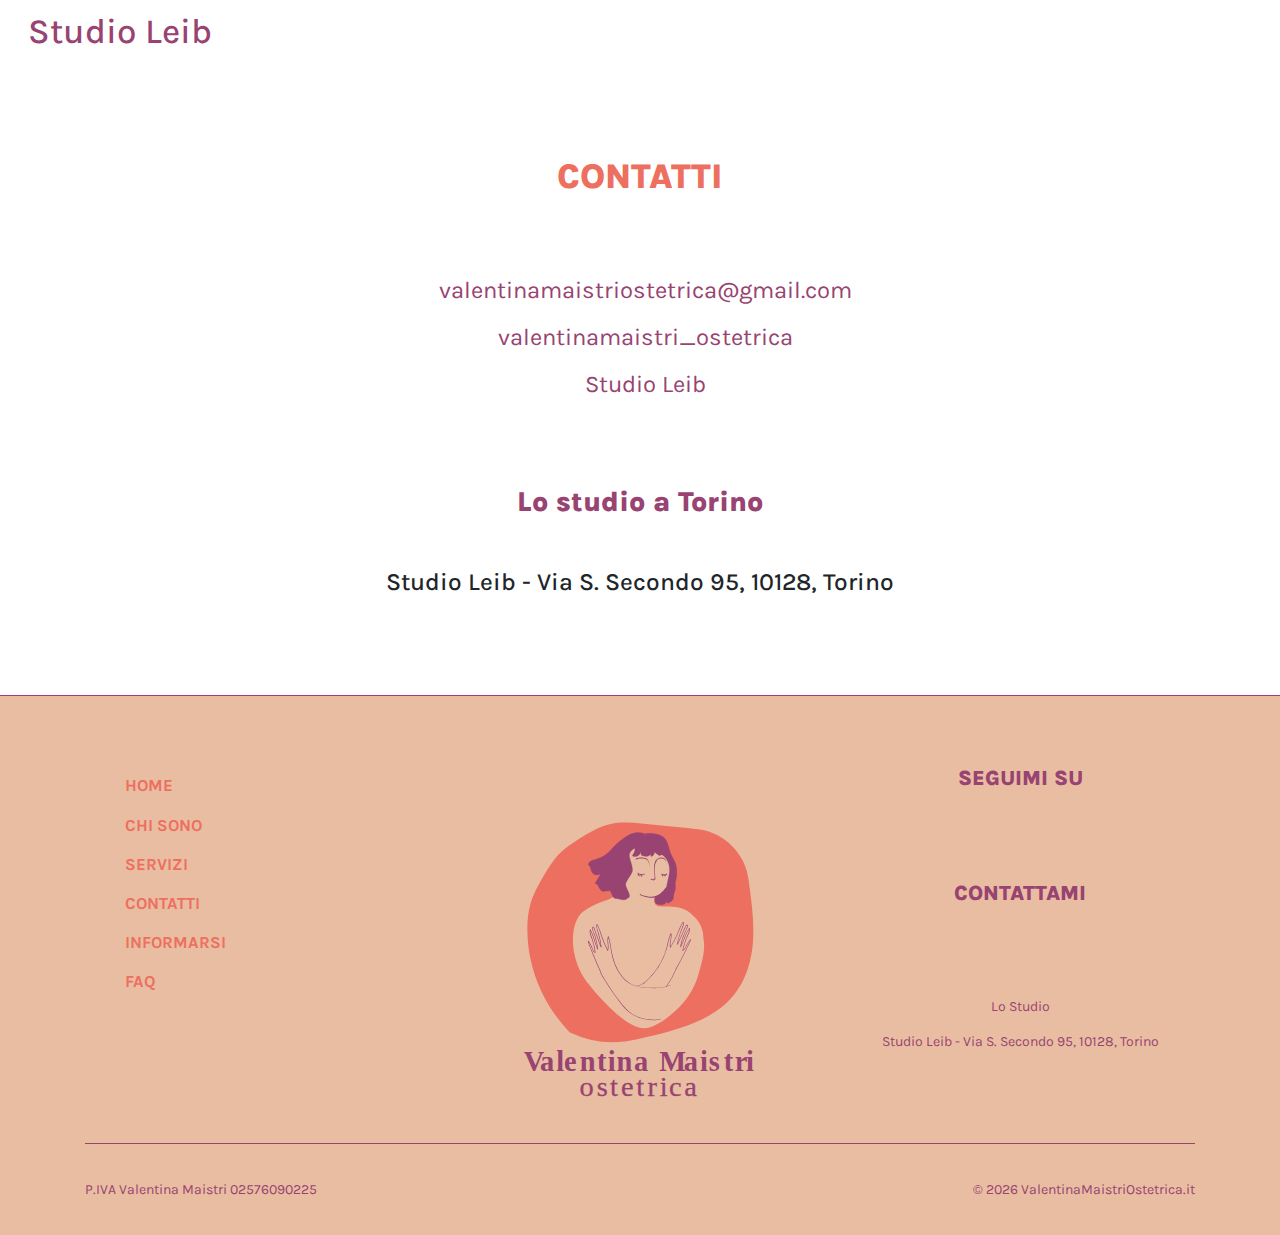
<file: contatti.html>
<!DOCTYPE html>
<html lang="it" dir="ltr">

<head>

  <title>Contatti | Studio Leib</title>

  <meta charset="utf-8">
  <meta name="viewport" content="width=device-width, initial-scale=1.0">

  <meta name="description" content="Contatti | Studio Leib">
  <meta name="twitter:card" content="summary_large_image" />
  <meta name="twitter:site" content="https://www.valentinamaistriostetrica.it/" />
  <meta name="twitter:title" content="Contatti | Studio Leib" />
  <meta name="twitter:image" content="https://www.valentinamaistriostetrica.it/img/logo.png" />
  <meta property="og:url" content="https://www.valentinamaistriostetrica.it/" />
  <meta property="og:type" content="website" />
  <meta property="og:locale" content="it_IT" />
  <meta property="og:title" content="Contatti | Studio Leib" />
  <meta property="og:description" content="Contatti | Studio Leib" />
  <meta property="og:image" content="https://www.valentinamaistriostetrica.it/img/logo.png" />
  <meta property="og:image:width" content="1000" />
  <meta property="og:image:height" content="1000" />

  <!-- favicon -->
  <link rel="icon" type="image/png" href="/img/favicon.png">

  <!-- fonts -->
  <link href="https://fonts.googleapis.com/css?family=Karla:400,700&display=swap" rel="stylesheet">
  <link rel="stylesheet" href="https://use.fontawesome.com/releases/v5.7.2/css/all.css" integrity="sha384-fnmOCqbTlWIlj8LyTjo7mOUStjsKC4pOpQbqyi7RrhN7udi9RwhKkMHpvLbHG9Sr" crossorigin="anonymous">

  <!-- css -->
  <link rel="stylesheet" href="/css/lib/bootstrap.min.css">
  <link rel="stylesheet" href="/css/main.css">

</head>

<body>
  <div id="headerBar"></div>

  <div class="container">
    <div class="row mt-5">
      <div class="col-12 mt-5 mb-4 text-center">
        <h1 class="quote">CONTATTI</h1>
      </div>
      <div class="col-12 col-md-8 mx-auto my-5 text-center">
        <ul class="contacts-list">
          <li><i class="far fa-envelope icon"></i> valentinamaistriostetrica@gmail.com</li>
          <li><i class="fab fa-instagram icon"></i> valentinamaistri_ostetrica</li>
          <li><i class="fab fa-facebook-square icon"></i> Studio Leib</li>
        </ul>
      </div>
      <div class="col-12 text-center my-4">
        <h2 class="color-wine weight-900">Lo studio a Torino</h2>
      </div>
      <div class="col-12 text-center my-4 pb-5rem">
        <h3>Studio Leib - Via S. Secondo 95, 10128, Torino</h3>
      </div>
    </div>
  </div>

  <div id="footerBar"></div>

  <script src="/js/lib/jquery-3.4.1.min.js"></script>
  <script src="/js/lib/bootstrap.bundle.min.js"></script>
  <script src="/js/index.js"></script>
</body>

</html>
</file>
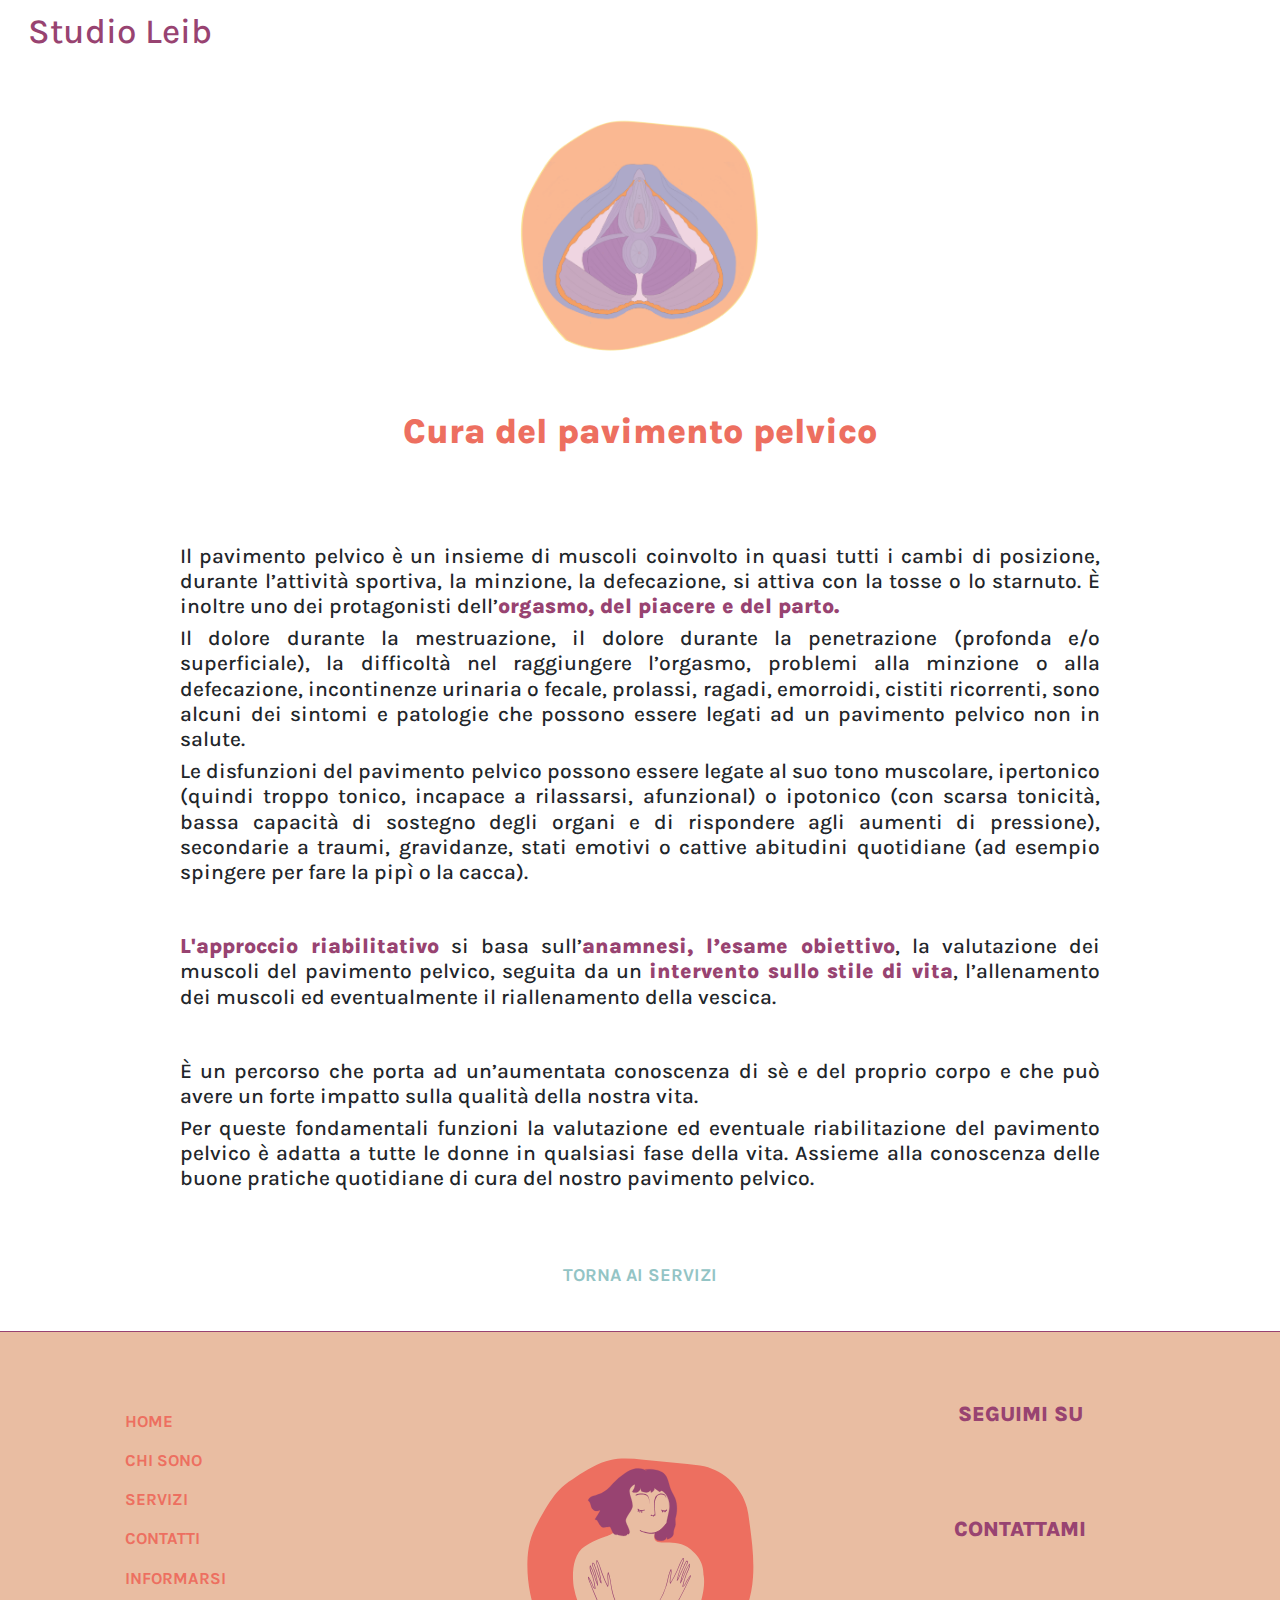
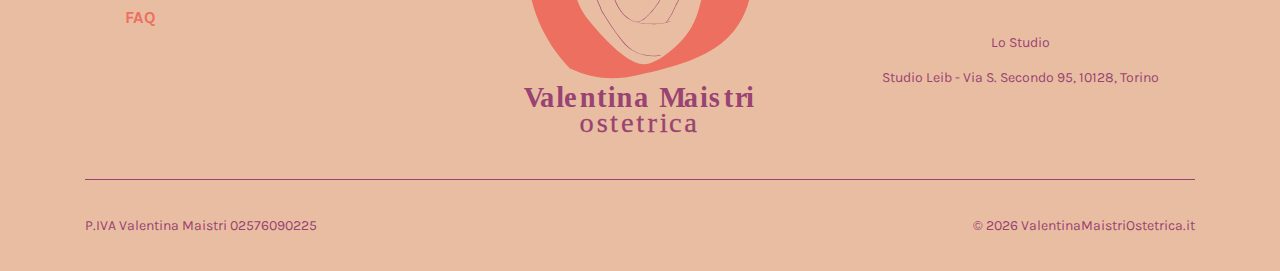
<file: cura-del-pavimento-pelvico.html>
<!DOCTYPE html>
<html lang="it" dir="ltr">

<head>

  <title>Cura del pavimento pelvico | Studio Leib</title>

  <meta charset="utf-8">
  <meta name="viewport" content="width=device-width, initial-scale=1.0">

  <meta name="description" content="Cura del pavimento pelvico | Studio Leib">
  <meta name="twitter:card" content="summary_large_image" />
  <meta name="twitter:site" content="https://www.valentinamaistriostetrica.it/" />
  <meta name="twitter:title" content="Cura del pavimento pelvico | Studio Leib" />
  <meta name="twitter:image" content="https://www.valentinamaistriostetrica.it/img/logo.png" />
  <meta property="og:url" content="https://www.valentinamaistriostetrica.it/" />
  <meta property="og:type" content="website" />
  <meta property="og:locale" content="it_IT" />
  <meta property="og:title" content="Cura del pavimento pelvico | Studio Leib" />
  <meta property="og:description" content="Cura del pavimento pelvico | Studio Leib" />
  <meta property="og:image" content="https://www.valentinamaistriostetrica.it/img/logo.png" />
  <meta property="og:image:width" content="1000" />
  <meta property="og:image:height" content="1000" />

  <!-- favicon -->
  <link rel="icon" type="image/png" href="/img/favicon.png">

  <!-- fonts -->
  <link href="https://fonts.googleapis.com/css?family=Karla:400,700&display=swap" rel="stylesheet">
  <link rel="stylesheet" href="https://use.fontawesome.com/releases/v5.7.2/css/all.css" integrity="sha384-fnmOCqbTlWIlj8LyTjo7mOUStjsKC4pOpQbqyi7RrhN7udi9RwhKkMHpvLbHG9Sr" crossorigin="anonymous">

  <!-- css -->
  <link rel="stylesheet" href="/css/lib/bootstrap.min.css">
  <link rel="stylesheet" href="/css/main.css">

</head>

<body>
  <div id="headerBar"></div>

  <div class="container">
    <div class="row mt-5">
      <div class="col-12 col-xl-3 mx-auto">
        <img src="/img/inconesito23-02.png" alt="Cura del pavimento pelvico">
      </div>
      <div class="col-12 mt-5 mb-4 text-center">
        <h1 class="quote">Cura del pavimento pelvico</h1>
      </div>
    </div>
    <div class="row my-5">
      <div class="col-12 col-xl-10 mx-auto text-justify my-4">
        <h4>
          Il pavimento pelvico è un insieme di muscoli coinvolto in quasi
          tutti i cambi di posizione, durante l’attività sportiva, la minzione,
          la defecazione, si attiva con la tosse o lo starnuto. È inoltre uno
          dei protagonisti dell’<span class="paragraph-intro">orgasmo, del piacere e del parto.</span>
        </h4>

        <h4>
          Il dolore durante la mestruazione, il dolore durante la penetrazione
          (profonda e/o superficiale), la difficoltà nel raggiungere l’orgasmo,
          problemi alla minzione o alla defecazione, incontinenze urinaria o
          fecale, prolassi, ragadi, emorroidi, cistiti ricorrenti, sono alcuni
          dei sintomi e patologie che possono essere legati ad un pavimento
          pelvico non in salute.
        </h4>
        <h4>
          Le disfunzioni del pavimento pelvico possono essere legate al suo tono
          muscolare, ipertonico (quindi troppo tonico, incapace a rilassarsi,
          afunzional) o ipotonico (con scarsa tonicità, bassa capacità di sostegno
          degli organi e di rispondere agli aumenti di pressione), secondarie a
          traumi, gravidanze, stati emotivi o cattive abitudini quotidiane
          (ad esempio spingere per fare la pipì o la cacca).
        </h4>
      </div>
      <div class="col-12 col-xl-10 mx-auto text-justify my-4">
        <h4><span class="paragraph-intro">L'approccio riabilitativo</span>
          si basa sull’<span class="paragraph-intro">anamnesi, l’esame obiettivo</span>,
          la valutazione dei muscoli del pavimento pelvico, seguita
          da un <span class="paragraph-intro">intervento sullo stile di vita</span>, l’allenamento dei muscoli ed
          eventualmente il riallenamento della vescica.</h4>
      </div>
      <div class="col-12 col-xl-10 mx-auto text-justify my-4">
        <h4>
          È un percorso che porta ad un’aumentata conoscenza di sè e del proprio corpo e
          che può avere un forte impatto sulla qualità della nostra vita.
        </h4>
        <h4>
          Per queste fondamentali funzioni la valutazione ed eventuale
          riabilitazione del pavimento pelvico è adatta a tutte le donne in
          qualsiasi fase della vita. Assieme alla conoscenza delle buone pratiche
          quotidiane di cura del nostro pavimento pelvico.
        </h4>
      </div>
    </div>

    <div class="row my-5">
      <div class="col-12 text-center">
        <a class="servizi-links" href="/servizi">TORNA AI SERVIZI</a>
      </div>
    </div>

  </div>

  <div id="footerBar"></div>

  <script src="/js/lib/jquery-3.4.1.min.js"></script>
  <script src="/js/lib/bootstrap.bundle.min.js"></script>
  <script src="/js/index.js"></script>
</body>

</html>
</file>
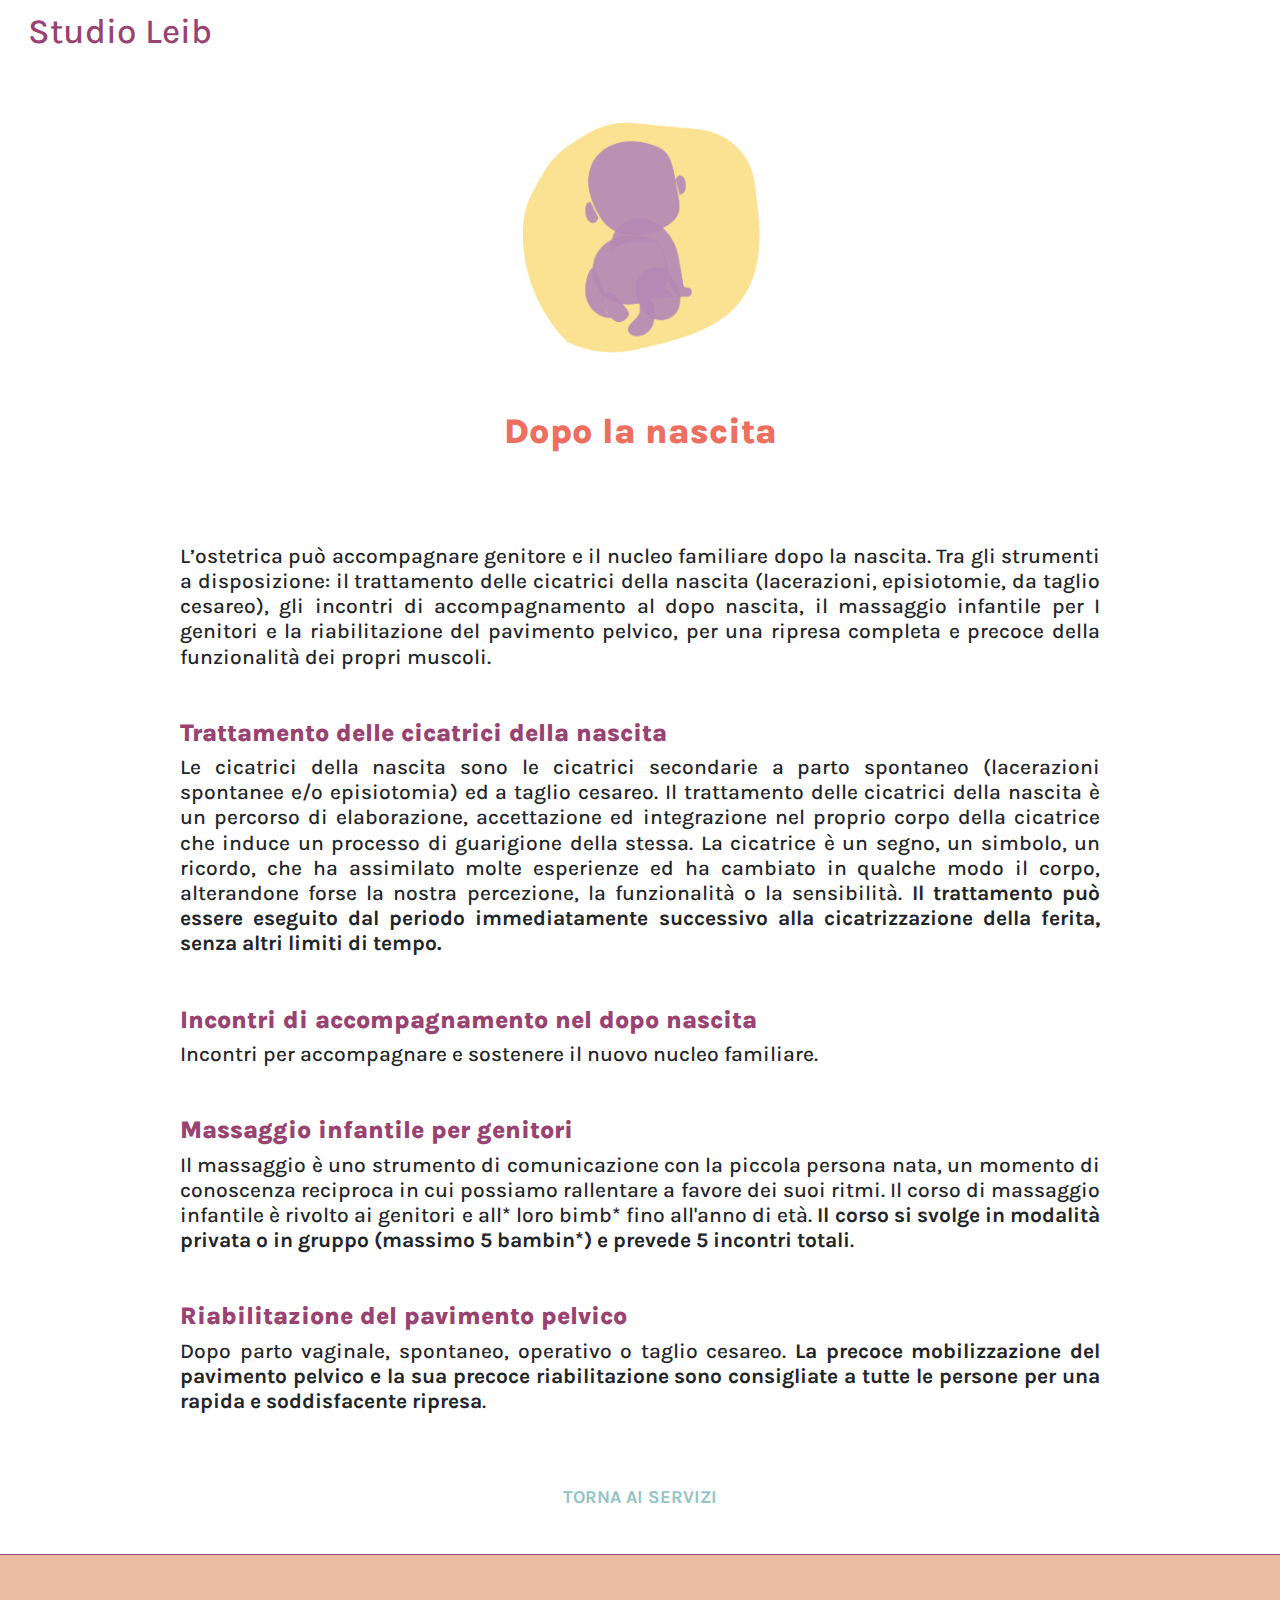
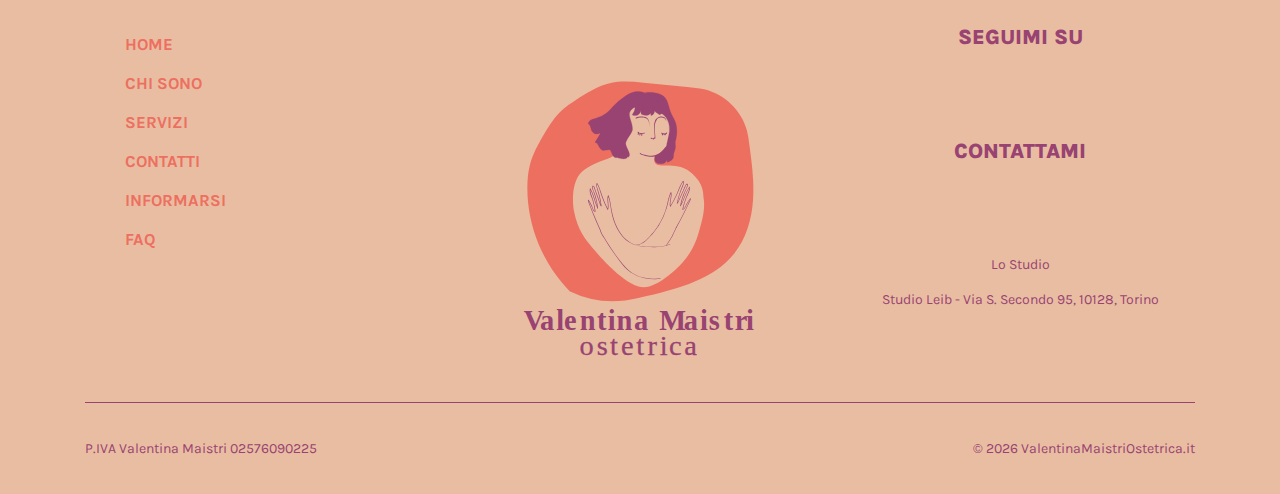
<file: dopo-la-nascita.html>
<!DOCTYPE html>
<html lang="it" dir="ltr">

<head>

  <title>Dopo la nascita | Studio Leib</title>

  <meta charset="utf-8">
  <meta name="viewport" content="width=device-width, initial-scale=1.0">

  <meta name="description" content="Dopo la nascita | Studio Leib">
  <meta name="twitter:card" content="summary_large_image" />
  <meta name="twitter:site" content="https://www.valentinamaistriostetrica.it/" />
  <meta name="twitter:title" content="Dopo la nascita | Studio Leib" />
  <meta name="twitter:image" content="https://www.valentinamaistriostetrica.it/img/logo.png" />
  <meta property="og:url" content="https://www.valentinamaistriostetrica.it/" />
  <meta property="og:type" content="website" />
  <meta property="og:locale" content="it_IT" />
  <meta property="og:title" content="Dopo la nascita | Studio Leib" />
  <meta property="og:description" content="Dopo la nascita | Studio Leib" />
  <meta property="og:image" content="https://www.valentinamaistriostetrica.it/img/logo.png" />
  <meta property="og:image:width" content="1000" />
  <meta property="og:image:height" content="1000" />

  <!-- favicon -->
  <link rel="icon" type="image/png" href="/img/favicon.png">

  <!-- fonts -->
  <link href="https://fonts.googleapis.com/css?family=Karla:400,700&display=swap" rel="stylesheet">
  <link rel="stylesheet" href="https://use.fontawesome.com/releases/v5.7.2/css/all.css"
    integrity="sha384-fnmOCqbTlWIlj8LyTjo7mOUStjsKC4pOpQbqyi7RrhN7udi9RwhKkMHpvLbHG9Sr" crossorigin="anonymous">

  <!-- css -->
  <link rel="stylesheet" href="/css/lib/bootstrap.min.css">
  <link rel="stylesheet" href="/css/main.css">

</head>

<body>
  <div id="headerBar"></div>

  <div class="container">
    <div class="row mt-5">
      <div class="col-12 col-xl-3 mx-auto">
        <img src="/img/inconesito23-06.png" alt="Dopo la nascita">
      </div>
      <div class="col-12 mt-5 mb-4 text-center">
        <h1 class="quote">Dopo la nascita</h1>
      </div>
    </div>
    <div class="row my-5">
      <div class="col-12 col-xl-10 mx-auto text-justify my-4">
        <h4>
          L’ostetrica può accompagnare genitore e il nucleo familiare dopo la nascita. Tra gli strumenti a disposizione:
          il trattamento delle cicatrici della nascita (lacerazioni, episiotomie, da taglio cesareo), gli incontri di
          accompagnamento al dopo nascita, il massaggio infantile per I genitori e la riabilitazione del pavimento
          pelvico, per una ripresa completa e precoce della funzionalità dei propri muscoli.
        </h4>
      </div>
      <div class="col-12 col-xl-10 mx-auto text-justify my-4">
        <h3><span class="paragraph-intro">Trattamento delle cicatrici della nascita</span></h3>
        <h4>
          Le cicatrici della nascita sono le cicatrici secondarie a parto spontaneo (lacerazioni spontanee e/o
          episiotomia) ed a taglio cesareo. Il trattamento delle cicatrici della nascita è un percorso di elaborazione,
          accettazione ed integrazione nel proprio corpo della cicatrice che induce un processo di guarigione della
          stessa. La cicatrice è un segno, un simbolo, un ricordo, che ha assimilato molte esperienze ed ha cambiato in
          qualche modo il corpo, alterandone forse la nostra percezione, la funzionalità o la sensibilità.
          <b> Il
            trattamento può essere eseguito dal periodo immediatamente successivo alla cicatrizzazione della ferita,
            senza
            altri limiti di tempo.</b>
        </h4>
      </div>
      <div class="col-12 col-xl-10 mx-auto text-justify my-4">
        <h3><span class="paragraph-intro">Incontri di accompagnamento nel dopo nascita</span></h3>
        <h4>Incontri per accompagnare e sostenere il nuovo nucleo familiare.</h4>
      </div>
      <div class="col-12 col-xl-10 mx-auto text-justify my-4">
        <h3><span class="paragraph-intro">Massaggio infantile per genitori</span></h3>
        <h4>
          Il massaggio è uno strumento di comunicazione con la piccola persona nata, un momento di conoscenza reciproca
          in cui possiamo rallentare a favore dei suoi ritmi. Il corso di massaggio infantile è rivolto ai genitori e
          all* loro bimb* fino all'anno di età. <b>Il corso si svolge in modalità privata o in gruppo (massimo 5
            bambin*) e
            prevede 5 incontri totali</b>.
        </h4>
      </div>
      <div class="col-12 col-xl-10 mx-auto text-justify my-4">
        <h3><span class="paragraph-intro">Riabilitazione del pavimento pelvico</span></h3>
        <h4>
          Dopo parto vaginale, spontaneo, operativo o taglio cesareo. <b>La precoce mobilizzazione del pavimento pelvico
            e
            la sua precoce riabilitazione sono consigliate a tutte le persone per una rapida e soddisfacente
            ripresa</b>.
        </h4>
      </div>
    </div>

    <div class="row my-5">
      <div class="col-12 text-center">
        <a class="servizi-links" href="/servizi">TORNA AI SERVIZI</a>
      </div>
    </div>

  </div>

  <div id="footerBar"></div>

  <script src="/js/lib/jquery-3.4.1.min.js"></script>
  <script src="/js/lib/bootstrap.bundle.min.js"></script>
  <script src="/js/index.js"></script>
</body>

</html>
</file>
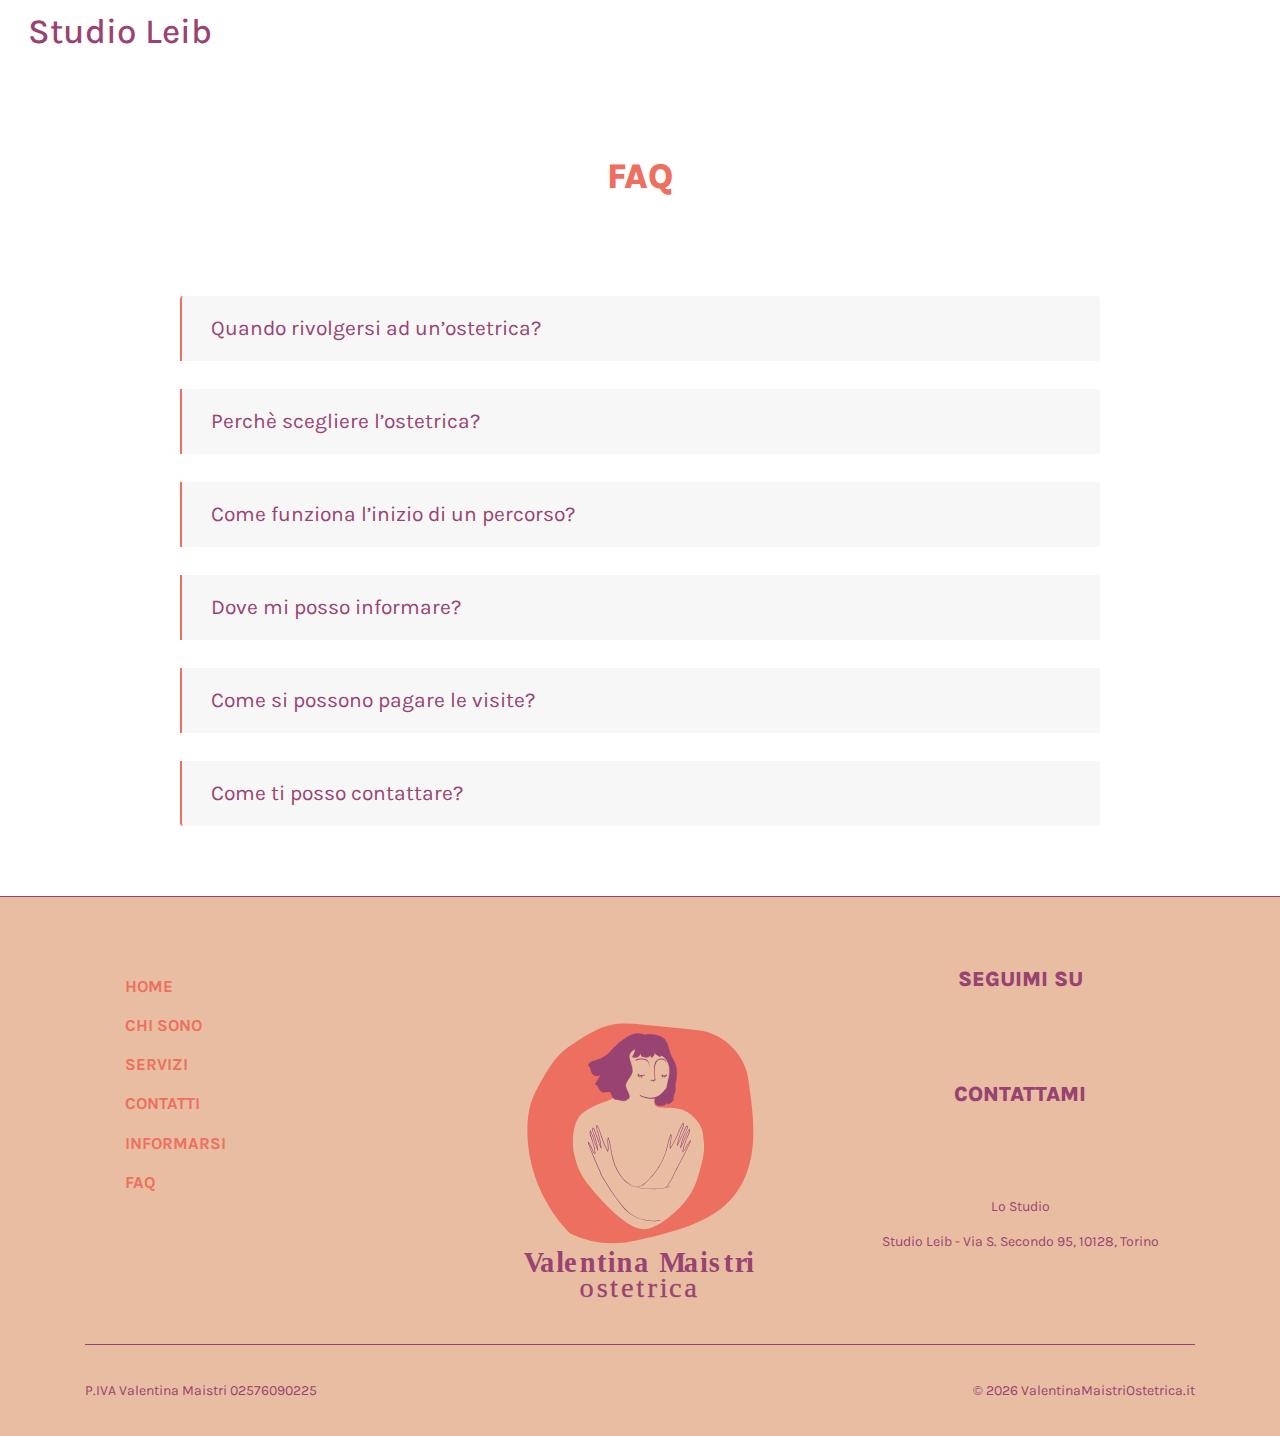
<file: faq.html>
<!DOCTYPE html>
<html lang="it" dir="ltr">

<head>

  <title>FAQ | Studio Leib</title>

  <meta charset="utf-8">
  <meta name="viewport" content="width=device-width, initial-scale=1.0">

  <meta name="description" content="FAQ | Studio Leib">
  <meta name="twitter:card" content="summary_large_image" />
  <meta name="twitter:site" content="https://www.valentinamaistriostetrica.it/" />
  <meta name="twitter:title" content="Studio Leib" />
  <meta name="twitter:image" content="https://www.valentinamaistriostetrica.it/img/logo.png" />
  <meta property="og:url" content="https://www.valentinamaistriostetrica.it/" />
  <meta property="og:type" content="website" />
  <meta property="og:locale" content="it_IT" />
  <meta property="og:title" content="Studio Leib" />
  <meta property="og:description" content="FAQ | Studio Leib" />
  <meta property="og:image" content="https://www.valentinamaistriostetrica.it/img/logo.png" />
  <meta property="og:image:width" content="1000" />
  <meta property="og:image:height" content="1000" />

  <!-- favicon -->
  <link rel="icon" type="image/png" href="/img/favicon.png">

  <!-- fonts -->
  <link href="https://fonts.googleapis.com/css?family=Karla:400,700&display=swap" rel="stylesheet">
  <link rel="stylesheet" href="https://use.fontawesome.com/releases/v5.7.2/css/all.css"
    integrity="sha384-fnmOCqbTlWIlj8LyTjo7mOUStjsKC4pOpQbqyi7RrhN7udi9RwhKkMHpvLbHG9Sr" crossorigin="anonymous">

  <!-- css -->
  <link rel="stylesheet" href="/css/lib/bootstrap.min.css">
  <link rel="stylesheet" href="/css/main.css">

  <style media="screen">
    .faq-link {
      font-size: 1.5rem;
      color: var(--vm-wine);
    }

    .faq-card {
      margin: 2rem 0;
      border-width: 0 0 0 2px;
      border-color: var(--vm-corallo);
    }

    .faq-header {}

    .accent {
      color: var(--vm-wine);
    }
  </style>
</head>

<body>
  <div id="headerBar"></div>

  <div class="container">
    <div class="row mt-5">
      <div class="col-12 mt-5 mb-4 text-center">
        <h1 class="quote">FAQ</h1>
      </div>
      <div class="col-12 col-xl-10 mx-auto my-5">
        <div class="accordion" id="faqAccordion">

          <div class="card faq-card">
            <div class="card-header faq-header" id="headingOne">
              <h2 class="mb-0">
                <button class="btn faq-link" type="button" data-toggle="collapse" data-target="#collapseOne">
                  Quando rivolgersi ad un’ostetrica?
                </button>
              </h2>
            </div>
            <div id="collapseOne" class="collapse" data-parent="#faqAccordion">
              <div class="card-body">
                <p>
                  Puoi rivolgerti ad un’ostetrica per entrare in sintonia con il tuo <b class="accent">ciclo
                    mestruale</b>, attraverso la
                  conoscenza e la comprensione delle sue dinamiche, per valutarne la sua fisiologia ed eventualmente
                  intraprendere un percorso di salute. Per accompagnare alla prima mestruazione, attraverso una
                  narrazione priva di stereotipi e pregiudizi.
                </p>
                <p>
                  Per valutare il tuo <b class="accent">pavimento pelvico</b> in caso di dolori mestruali, vulvodinia e
                  vestibolodinia, dolore
                  alla penetrazione, difficoltà nel raggiungere l’orgasmo o in caso di incontinenza. O ancora per
                  iniziare un percorso in gravidanza o nel post-parto. Una valutazione è utile in qualsiasi fase di
                  vita.
                </p>
                <p>
                  Durante <b class="accent">gravidanza</b>, per vivere un percorso di empowerment, di rafforzamento
                  delle proprie risorse,
                  in cui le persone sono protagoniste della loro strada e delle loro scelte.
                </p>
                <p>
                  <b class="accent">Dopo la nascita</b>, per condividere l’esperienza del travaglio, parto e nascita,
                  apprendere il massaggio
                  infantile o in caso fosse necessario per trattare le cicatrici della nascita (vaginali o da taglio
                  cesareo). La valutazione del pavimento pelvico dopo la nascita è consigliata a tutte le persone.
                </p>
              </div>
            </div>
          </div>

          <div class="card faq-card">
            <div class="card-header faq-header" id="headingTwo">
              <h2 class="mb-0">
                <button class="btn faq-link collapsed" type="button" data-toggle="collapse" data-target="#collapseTwo">
                  Perchè scegliere l’ostetrica?
                </button>
              </h2>
            </div>
            <div id="collapseTwo" class="collapse" data-parent="#faqAccordion">
              <div class="card-body">
                <p>
                  L’ostetrica è una professionista della salute dei corpi biologicamente femminili e della loro
                  fisiologia. Storicamente si tratta di una donna che si prende cura di altre donne, nella loro potenza
                  generatrice (non intesa solo come procreatrice). Ad oggi, superato il concetto del genere, rimane
                  questa potenza, che si esprime nell’equilibrio fra mente e corpo. <b class="accent">Il modello
                    ostetrico è
                    diverso da quello medico</b>. I due modelli possono collaborare tra di loro pur rimanendo
                  profondamente diversi. Il modello
                  ostetrico si fonda sulla valutazione circolare della persona, nella quale la biologia non è
                  considerata come disciplina a sè stante, ma intrinsecamente legata ad aspetti psicologici e sociali.
                  Strumenti di questo modello sono: la scelta informata (che è diversa dal consenso informato),
                  l’autodeterminazione della persona, l'assistenza continua e personalizzata dell’assistenza e la
                  comunicazione efficace, il tutto supportato da informazioni ed evidenze scientifiche aggiornate.
                </p>
                <p>
                  Ad oggi in Italia il 99% delle persone in gravidanza segue un percorso assistito da medici
                  specialisti, basato sul modello definito “biomedico”, dove l’assistenza è plasmata dalle
                  quantificazioni del rischio a prescrizione standard prima e la valutazione degli esiti degli esami
                  poi. <b class="accent">Le linee guida italiane della gravidanza fisiologica</b> e le raccomandazioni
                  dell’Organizzazione
                  Mondiale della Sanità suggeriscono invece <b class="accent">la presa in carico da parte
                    dell’ostetrica</b>, o team di
                  ostetriche, in continuità assistenziale. Questo modello prevede il coinvolgimento di altri specialisti
                  in presenza di complicanze.
                </p>
              </div>
            </div>
          </div>

          <div class="card faq-card">
            <div class="card-header faq-header">
              <h2 class="mb-0">
                <button class="btn faq-link collapsed" type="button" data-toggle="collapse" data-target="#collapseSix">
                  Come funziona l’inizio di un percorso?
                </button>
              </h2>
            </div>
            <div id="collapseSix" class="collapse" data-parent="#faqAccordion">
              <div class="card-body">
                <p>
                  La prima visita avrà una dura di 2 ore, tempo prezioso per raccogliere tutte le informazioni sulla tua
                  storia. In base ai tuoi obiettivi valuteremo la cadenza degli incontri, il tipo di percorso da fare,
                  eventuali altre persone professioniste da coinvolgere.
                </p>
                <p>
                  Per la prima visita porta con te tutta la documentazione che ritieni utile, può essere effettuata
                  anche in caso di mestruazioni.
                  Puoi decidere di portare con te una persona di fiducia di tua scelta.
                </p>
              </div>
            </div>
          </div>

          <div class="card faq-card">
            <div class="card-header faq-header" id="headingThree">
              <h2 class="mb-0">
                <button class="btn faq-link collapsed" type="button" data-toggle="collapse"
                  data-target="#collapseThree">
                  Dove mi posso informare?
                </button>
              </h2>
            </div>
            <div id="collapseThree" class="collapse" data-parent="#faqAccordion">
              <div class="card-body">
                <p>
                  È importante saper selezionare le informazioni per poter prendere delle decisioni consapevoli.
                  Nella sezione <a href="/informarsi">informarsi</a> sto raccogliendo link utili in questo senso.
                </p>
              </div>
            </div>
          </div>

          <div class="card faq-card">
            <div class="card-header faq-header">
              <h2 class="mb-0">
                <button class="btn faq-link collapsed" type="button" data-toggle="collapse" data-target="#collapseFive">
                  Come si possono pagare le visite?
                </button>
              </h2>
            </div>
            <div id="collapseFive" class="collapse" data-parent="#faqAccordion">
              <div class="card-body">
                <p>
                  Tutte le visite ostetriche sono spese sanitarie detraibili, per questo motivo è necessario pagare
                  tramite mezzi
                  tracciabili, come ad esempio POS, Satispay o bonifico bancario.
                </p>
              </div>
            </div>
          </div>

          <div class="card faq-card">
            <div class="card-header faq-header" id="headingFour">
              <h2 class="mb-0">
                <button class="btn faq-link collapsed" type="button" data-toggle="collapse" data-target="#collapseFour">
                  Come ti posso contattare?
                </button>
              </h2>
            </div>
            <div id="collapseFour" class="collapse" data-parent="#faqAccordion">
              <div class="card-body">
                <p>
                  Puoi scrivere una mail a <a
                    href="mailto:valentinamaistriostetrica@gmail.com">valentinamaistriostetrica@gmail.com</a>
                </p>
                <p>
                  Mi trovi anche su <a href="https://www.instagram.com/valentinamaistri_ostetrica/">Instagram</a>, <a
                    href="https://it.linkedin.com/in/valentinamaistriostetrica">Linkedin</a> e <a
                    href="https://www.facebook.com/valentinamaistriostetrica/">Facebook</a>
                </p>
              </div>
            </div>
          </div>
        </div>
      </div>
    </div>
  </div>

  <div id="footerBar"></div>

  <script src="/js/lib/jquery-3.4.1.min.js"></script>
  <script src="/js/lib/bootstrap.bundle.min.js"></script>
  <script src="/js/index.js"></script>
</body>

</html>
</file>
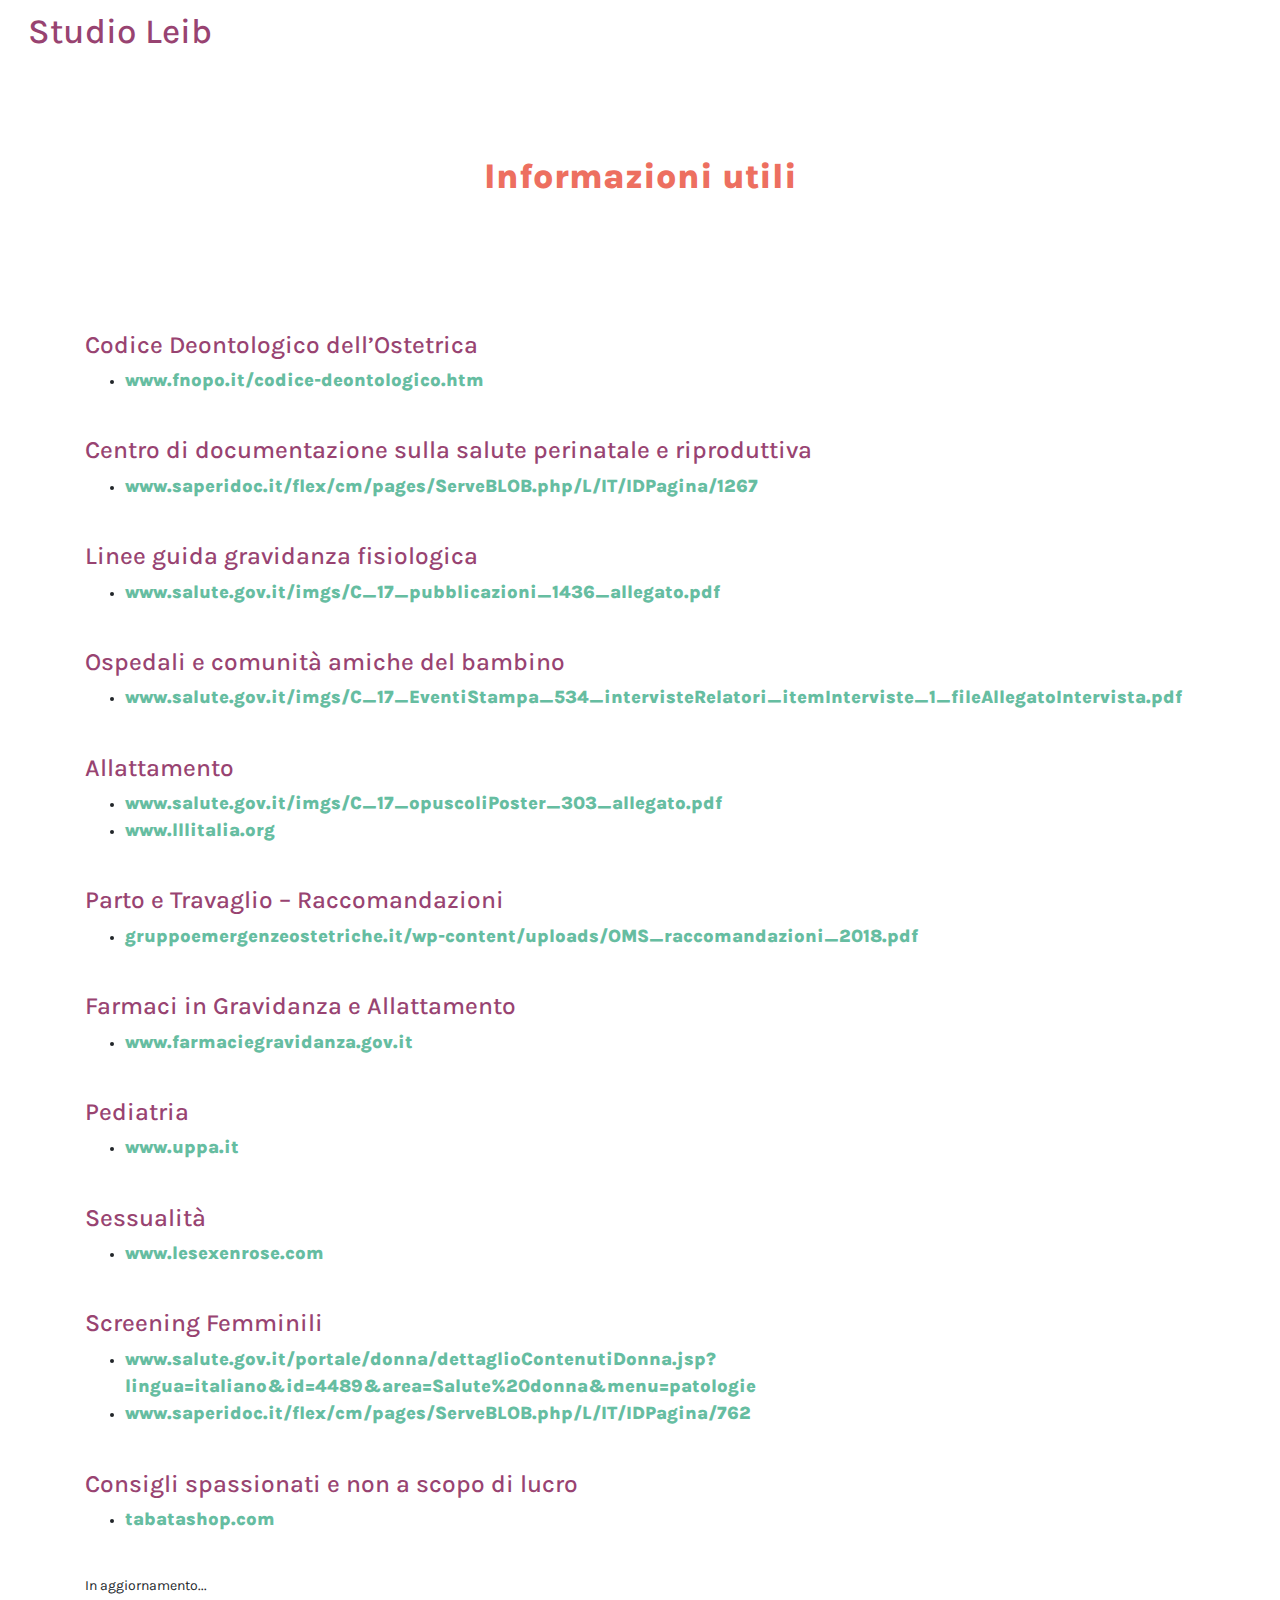
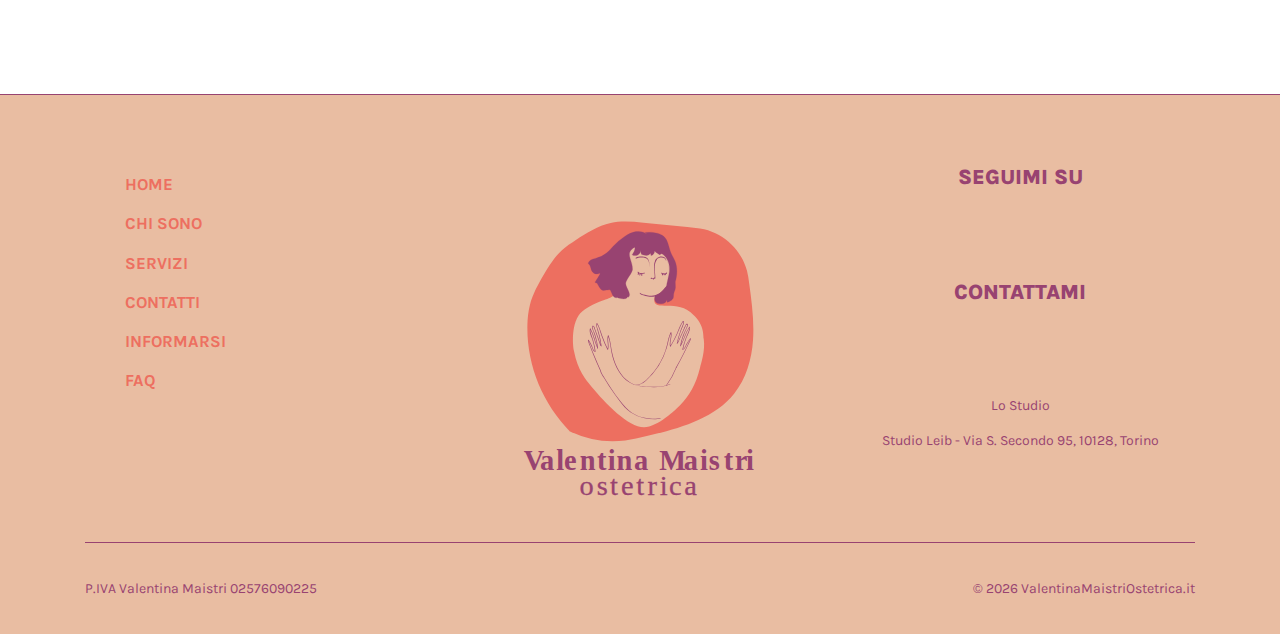
<file: informarsi.html>
<!DOCTYPE html>
<html lang="it" dir="ltr">

<head>

  <title>Informarsi | Studio Leib</title>

  <meta charset="utf-8">
  <meta name="viewport" content="width=device-width, initial-scale=1.0">

  <meta name="description" content="Informarsi | Studio Leib">
  <meta name="twitter:card" content="summary_large_image" />
  <meta name="twitter:site" content="https://www.valentinamaistriostetrica.it/" />
  <meta name="twitter:title" content="Informarsi | Studio Leib" />
  <meta name="twitter:image" content="https://www.valentinamaistriostetrica.it/img/logo.png" />
  <meta property="og:url" content="https://www.valentinamaistriostetrica.it/" />
  <meta property="og:type" content="website" />
  <meta property="og:locale" content="it_IT" />
  <meta property="og:title" content="Informarsi | Studio Leib" />
  <meta property="og:description" content="Informarsi | Studio Leib" />
  <meta property="og:image" content="https://www.valentinamaistriostetrica.it/img/logo.png" />
  <meta property="og:image:width" content="1000" />
  <meta property="og:image:height" content="1000" />

  <!-- favicon -->
  <link rel="icon" type="image/png" href="/img/favicon.png">

  <!-- fonts -->
  <link href="https://fonts.googleapis.com/css?family=Karla:400,700&display=swap" rel="stylesheet">
  <link rel="stylesheet" href="https://use.fontawesome.com/releases/v5.7.2/css/all.css" integrity="sha384-fnmOCqbTlWIlj8LyTjo7mOUStjsKC4pOpQbqyi7RrhN7udi9RwhKkMHpvLbHG9Sr" crossorigin="anonymous">

  <!-- css -->
  <link rel="stylesheet" href="/css/lib/bootstrap.min.css">
  <link rel="stylesheet" href="/css/main.css">

  <style media="screen">
    .info-utili > li > a {
      /* color: var(--vm-wine); */
      font-weight: 900;
      font-size: 1.3rem;
    }
  </style>

</head>

<body>
  <div id="headerBar"></div>

  <div class="container">
    <div class="row my-5">
      <div class="col-12 my-5 text-center">
        <h1 class="quote">Informazioni utili</h1>
      </div>
      <div class="col-12 my-5" style="word-break: break-word;">

        <h3 class="color-wine mt-5">Codice Deontologico dell’Ostetrica</h3>
        <ul class="info-utili">
          <li> <a href="http://www.fnopo.it/codice-deontologico.htm" target="_blank" rel="noopener noreferrer">www.fnopo.it/codice-deontologico.htm</a> </li>
        </ul>

        <h3 class="color-wine mt-5">Centro di documentazione sulla salute perinatale e riproduttiva</h3>
        <ul class="info-utili">
          <li> <a href="https://www.saperidoc.it/flex/cm/pages/ServeBLOB.php/L/IT/IDPagina/1267" target="_blank" rel="noopener noreferrer">www.saperidoc.it/flex/cm/pages/ServeBLOB.php/L/IT/IDPagina/1267</a></li>
        </ul>

        <h3 class="color-wine mt-5">Linee guida gravidanza fisiologica</h3>
        <ul class="info-utili">
          <li> <a href="http://www.salute.gov.it/imgs/C_17_pubblicazioni_1436_allegato.pdf" target="_blank" rel="noopener noreferrer">www.salute.gov.it/imgs/C_17_pubblicazioni_1436_allegato.pdf</a> </li>
        </ul>

        <h3 class="color-wine mt-5">Ospedali e comunità amiche del bambino</h3>
        <ul class="info-utili">
          <li> <a href="http://www.salute.gov.it/imgs/C_17_EventiStampa_534_intervisteRelatori_itemInterviste_1_fileAllegatoIntervista.pdf" target="_blank" rel="noopener noreferrer">www.salute.gov.it/imgs/C_17_EventiStampa_534_intervisteRelatori_itemInterviste_1_fileAllegatoIntervista.pdf</a> </li>
        </ul>

        <h3 class="color-wine mt-5">Allattamento</h3>
        <ul class="info-utili">
          <li> <a href="http://www.salute.gov.it/imgs/C_17_opuscoliPoster_303_allegato.pdf" target="_blank" rel="noopener noreferrer">www.salute.gov.it/imgs/C_17_opuscoliPoster_303_allegato.pdf</a> </li>
          <li> <a href="https://www.lllitalia.org/" target="_blank" rel="noopener noreferrer">www.lllitalia.org</a> </li>
        </ul>

        <h3 class="color-wine mt-5">Parto e Travaglio – Raccomandazioni</h3>
        <ul class="info-utili">
          <li> <a href="https://gruppoemergenzeostetriche.it/wp-content/uploads/OMS_raccomandazioni_2018.pdf" target="_blank" rel="noopener noreferrer">gruppoemergenzeostetriche.it/wp-content/uploads/OMS_raccomandazioni_2018.pdf</a> </li>
        </ul>

        <h3 class="color-wine mt-5">Farmaci in Gravidanza e Allattamento</h3>
        <ul class="info-utili">
          <li> <a href="http://www.farmaciegravidanza.gov.it/" target="_blank" rel="noopener noreferrer">www.farmaciegravidanza.gov.it</a> </li>
        </ul>

        <h3 class="color-wine mt-5">Pediatria</h3>
        <ul class="info-utili">
          <li> <a href="https://www.uppa.it/" target="_blank" rel="noopener noreferrer">www.uppa.it</a> </li>
        </ul>

        <h3 class="color-wine mt-5">Sessualità</h3>
        <ul class="info-utili">
          <li> <a href="https://www.lesexenrose.com/" target="_blank" rel="noopener noreferrer">www.lesexenrose.com</a> </li>
        </ul>

        <h3 class="color-wine mt-5">Screening Femminili</h3>
        <ul class="info-utili">
          <li> <a href="http://www.salute.gov.it/portale/donna/dettaglioContenutiDonna.jsp?lingua=italiano&id=4489&area=Salute%20donna&menu=patologie" target="_blank" rel="noopener noreferrer">www.salute.gov.it/portale/donna/dettaglioContenutiDonna.jsp?lingua=italiano&id=4489&area=Salute%20donna&menu=patologie</a> </li>
          <li> <a href="https://www.saperidoc.it/flex/cm/pages/ServeBLOB.php/L/IT/IDPagina/762" target="_blank" rel="noopener noreferrer">www.saperidoc.it/flex/cm/pages/ServeBLOB.php/L/IT/IDPagina/762</a> </li>
        </ul>

        <h3 class="color-wine mt-5">Consigli spassionati e non a scopo di lucro</h3>
        <ul class="info-utili">
            <li> <a href="https://tabatashop.com/" target="_blank" rel="noopener noreferrer">tabatashop.com</a> </li>
        </ul>

        <p class="mt-5">In aggiornamento...</p>
      </div>
    </div>
  </div>

  <div id="footerBar"></div>

  <script src="/js/lib/jquery-3.4.1.min.js"></script>
  <script src="/js/lib/bootstrap.bundle.min.js"></script>
  <script src="/js/index.js"></script>
</body>

</html>
</file>
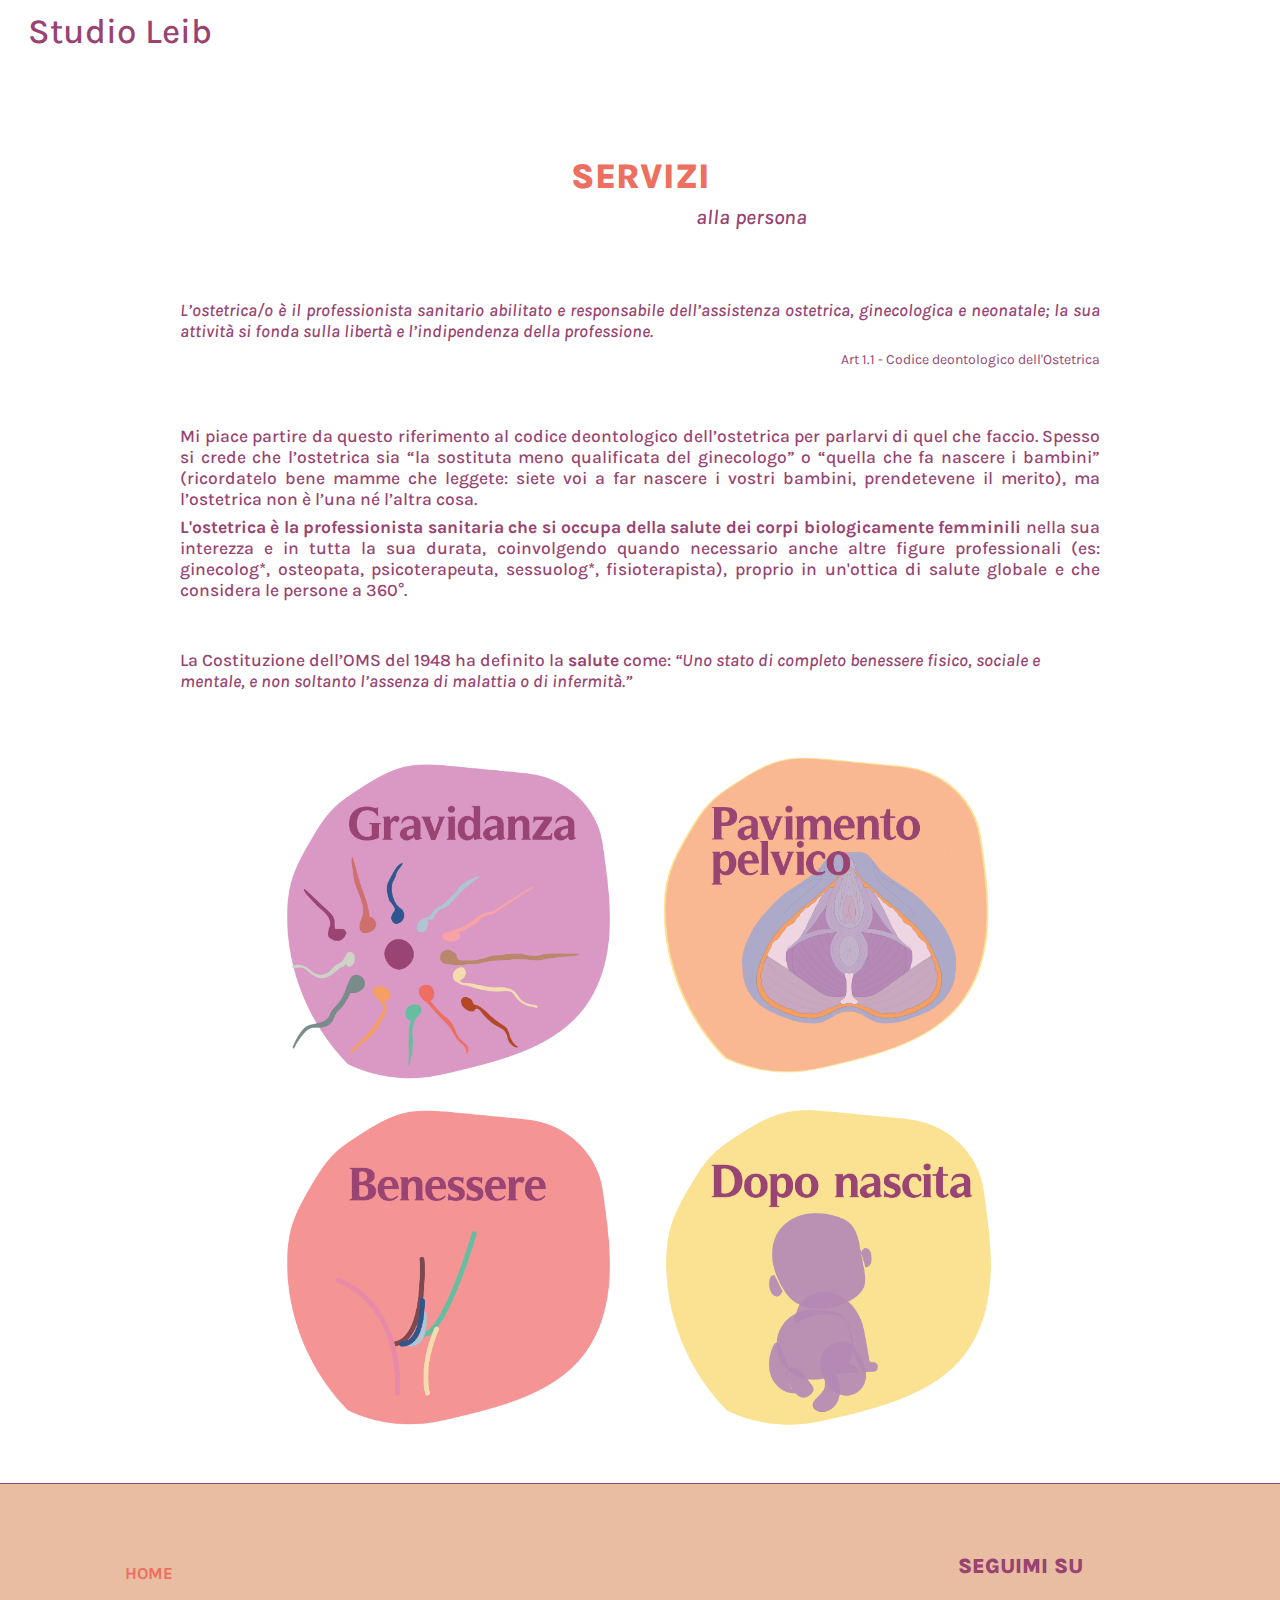
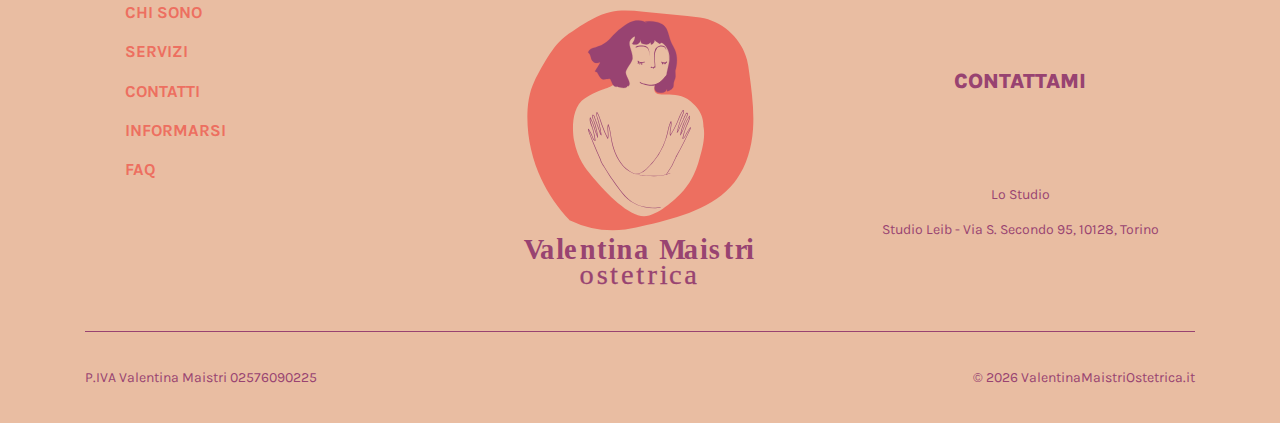
<file: servizi.html>
<!DOCTYPE html>
<html lang="it" dir="ltr">

<head>

  <title>Servizi | Studio Leib</title>

  <meta charset="utf-8">
  <meta name="viewport" content="width=device-width, initial-scale=1.0">

  <meta name="description" content="Servizi | Studio Leib">
  <meta name="twitter:card" content="summary_large_image" />
  <meta name="twitter:site" content="https://www.valentinamaistriostetrica.it/" />
  <meta name="twitter:title" content="Studio Leib" />
  <meta name="twitter:image" content="https://www.valentinamaistriostetrica.it/img/logo.png" />
  <meta property="og:url" content="https://www.valentinamaistriostetrica.it/" />
  <meta property="og:type" content="website" />
  <meta property="og:locale" content="it_IT" />
  <meta property="og:title" content="Studio Leib" />
  <meta property="og:description" content="Servizi | Studio Leib" />
  <meta property="og:image" content="https://www.valentinamaistriostetrica.it/img/logo.png" />
  <meta property="og:image:width" content="1000" />
  <meta property="og:image:height" content="1000" />

  <!-- favicon -->
  <link rel="icon" type="image/png" href="/img/favicon.png">

  <!-- fonts -->
  <link href="https://fonts.googleapis.com/css?family=Karla:400,700&display=swap" rel="stylesheet">
  <link rel="stylesheet" href="https://use.fontawesome.com/releases/v5.7.2/css/all.css"
    integrity="sha384-fnmOCqbTlWIlj8LyTjo7mOUStjsKC4pOpQbqyi7RrhN7udi9RwhKkMHpvLbHG9Sr" crossorigin="anonymous">

  <!-- css -->
  <link rel="stylesheet" href="/css/lib/bootstrap.min.css">
  <link rel="stylesheet" href="/css/main.css">

</head>

<body>
  <div id="headerBar"></div>

  <div class="container">
    <div class="row mt-5">
      <div class="col-12 mt-5 mb-4 text-center">
        <h1 class="quote">SERVIZI</h1>
        <h4 class="author">alla persona</h4>
      </div>
      <div class="col-12 col-xl-10 mx-auto my-5 text-justify color-wine">
        <h5>
          <i>L’ostetrica/o è il professionista sanitario abilitato e responsabile
            dell’assistenza ostetrica, ginecologica e neonatale; la sua attività
            si fonda sulla libertà e l’indipendenza della professione.</i>
        </h5>
        <p class="text-right">Art 1.1 - Codice deontologico dell'Ostetrica</p>
      </div>
      <div class="col-12 col-xl-10 mx-auto mb-5 text-justify color-wine">
        <h5>Mi piace partire da questo riferimento al codice deontologico
          dell’ostetrica per parlarvi di quel che faccio. Spesso si crede che
          l’ostetrica sia “la sostituta meno qualificata del ginecologo” o
          “quella che fa nascere i bambini” (ricordatelo bene mamme che
          leggete: siete voi a far nascere i vostri bambini, prendetevene
          il merito), ma l’ostetrica non è l’una né l’altra cosa.
        </h5>
        <h5>
          <strong>L&apos;ostetrica è la professionista sanitaria che si occupa della salute dei corpi biologicamente
            femminili</strong> nella
          sua interezza e in tutta la sua durata, coinvolgendo quando necessario anche altre figure professionali (es:
          ginecolog*, osteopata, psicoterapeuta, sessuolog*, fisioterapista), proprio in un'ottica di salute globale e
          che considera le persone a 360°.
        </h5>
      </div>
      <div class="col-12 col-xl-10 mx-auto color-wine">
        <h5>La Costituzione dell’OMS del 1948 ha definito la <b>salute</b> come:
          <i>“Uno stato di completo benessere fisico, sociale e mentale, e non soltanto l’assenza di malattia o di
            infermità.”</i>
        </h5>
      </div>
    </div>
    <div class="row my-5">
      <div class="col-12 col-xl-8 mx-auto">
        <div class="row">
          <div class="col-12 col-lg-6">
            <a href="/vivere-la-gravidanza">
              <img src="/img/inconesito23-03.png" alt="Vivere la gravidanza">
            </a>
          </div>
          <div class="col-12 col-lg-6">
            <a href="/cura-del-pavimento-pelvico">
              <img src="/img/inconesito23-04.png" alt="Cura del pavimento pelvico">
            </a>
          </div>
          <div class="col-12 col-lg-6">
            <a href="/benessere">
              <img src="/img/inconesito23-07.png" alt="Benessere">
            </a>
          </div>
          <div class="col-12 col-lg-6">
            <a href="/dopo-la-nascita">
              <img src="/img/inconesito23-08.png " alt="Dopo la nascita">
            </a>
          </div>
        </div>
      </div>
    </div>
  </div>
  </div>

  <div id="footerBar"></div>

  <script src="/js/lib/jquery-3.4.1.min.js"></script>
  <script src="/js/lib/bootstrap.bundle.min.js"></script>
  <script src="/js/index.js"></script>
</body>

</html>
</file>
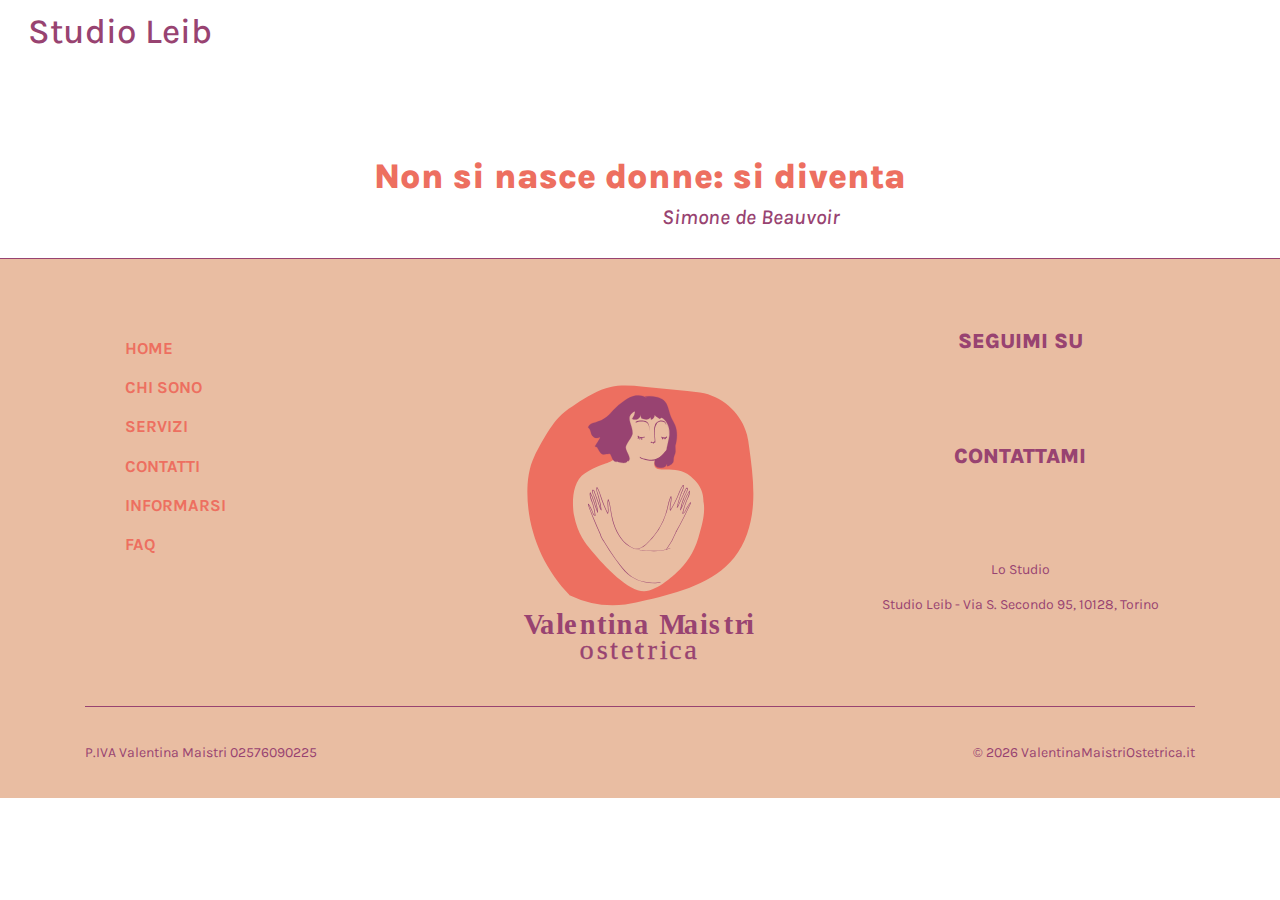
<file: sitografia.html>
<!DOCTYPE html>
<html lang="it" dir="ltr">

<head>

  <title>Sitografia | Valentina Maistri Ostetrica</title>

  <meta charset="utf-8">
  <meta name="viewport" content="width=device-width, initial-scale=1.0">

  <meta name="description" content="Sitografia | Valentina Maistri Ostetrica">
  <meta name="twitter:card" content="summary_large_image" />
  <meta name="twitter:site" content="https://www.valentinamaistriostetrica.it/" />
  <meta name="twitter:title" content="Sitografia | Valentina Maistri Ostetrica" />
  <meta name="twitter:image" content="https://www.valentinamaistriostetrica.it/img/logo.png" />
  <meta property="og:url" content="https://www.valentinamaistriostetrica.it/" />
  <meta property="og:type" content="website" />
  <meta property="og:locale" content="it_IT" />
  <meta property="og:title" content="Sitografia | Valentina Maistri Ostetrica" />
  <meta property="og:description" content="Sitografia | Valentina Maistri Ostetrica" />
  <meta property="og:image" content="https://www.valentinamaistriostetrica.it/img/logo.png" />
  <meta property="og:image:width" content="1000" />
  <meta property="og:image:height" content="1000" />

  <!-- favicon -->
  <link rel="icon" type="image/png" href="/img/favicon.png">

  <!-- fonts -->
  <link href="https://fonts.googleapis.com/css?family=Karla:400,700&display=swap" rel="stylesheet">
  <link rel="stylesheet" href="https://use.fontawesome.com/releases/v5.7.2/css/all.css" integrity="sha384-fnmOCqbTlWIlj8LyTjo7mOUStjsKC4pOpQbqyi7RrhN7udi9RwhKkMHpvLbHG9Sr" crossorigin="anonymous">

  <!-- css -->
  <link rel="stylesheet" href="/css/lib/bootstrap.min.css">
  <link rel="stylesheet" href="/css/main.css">

</head>

<body>
  <div id="headerBar"></div>

  <div class="container">
    <div class="row mt-5">
      <div class="col-12 mt-5 mb-4 text-center">
        <h1 class="quote">Non si nasce donne: si diventa</h1>
        <h4 class="author">Simone de Beauvoir</h4>
      </div>
    </div>
  </div>

  <div id="footerBar"></div>

  <script src="/js/lib/jquery-3.4.1.min.js"></script>
  <script src="/js/lib/bootstrap.bundle.min.js"></script>
  <script src="/js/index.js"></script>
</body>

</html>
</file>
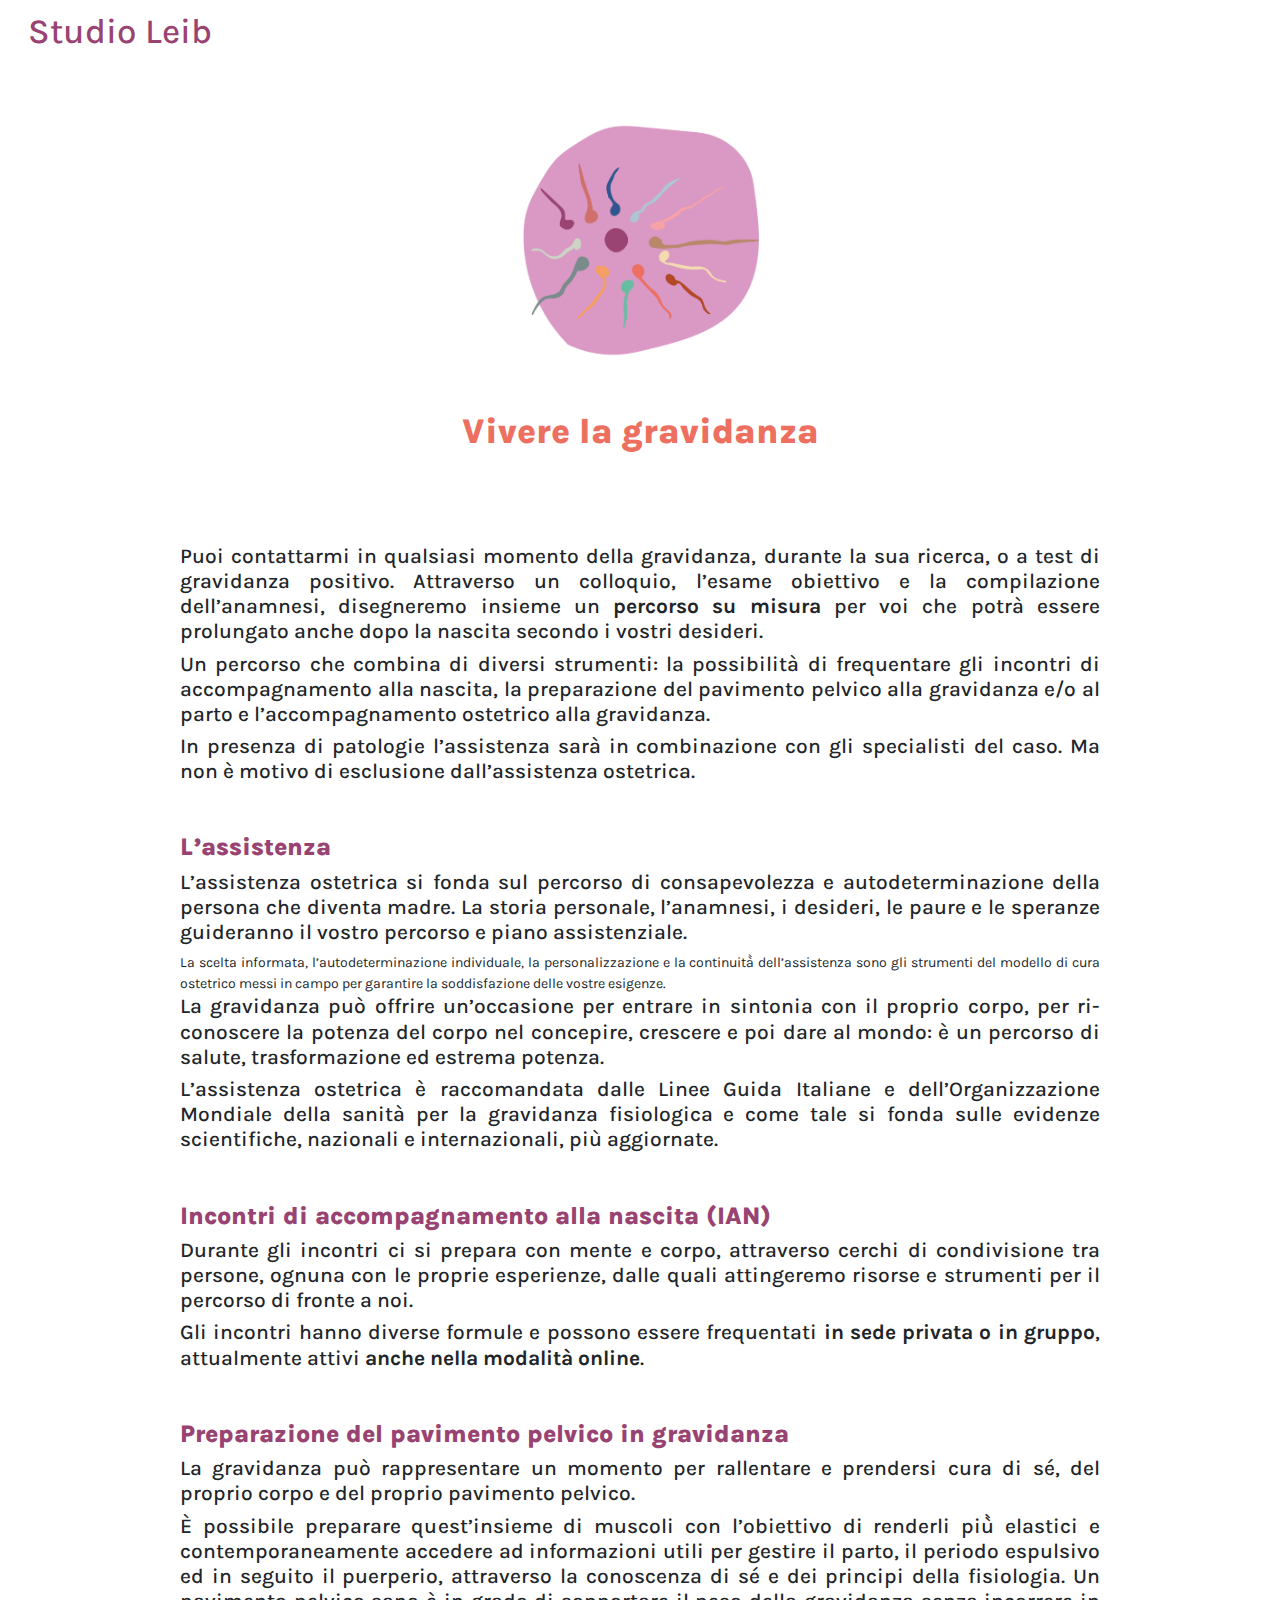
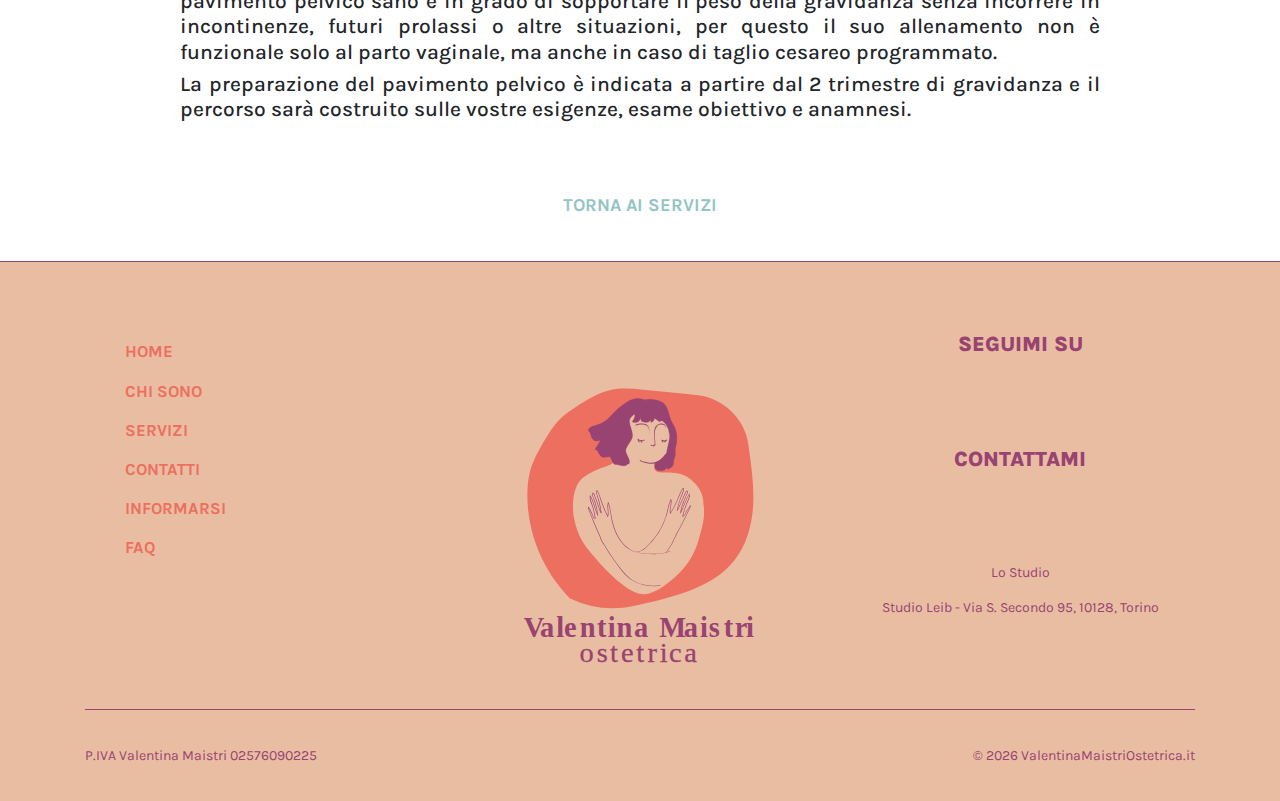
<file: vivere-la-gravidanza.html>
<!DOCTYPE html>
<html lang="it" dir="ltr">

<head>

  <title>Vivere la gravidanza | Studio Leib</title>

  <meta charset="utf-8">
  <meta name="viewport" content="width=device-width, initial-scale=1.0">

  <meta name="description" content="Vivere la gravidanza | Studio Leib">
  <meta name="twitter:card" content="summary_large_image" />
  <meta name="twitter:site" content="https://www.valentinamaistriostetrica.it/" />
  <meta name="twitter:title" content="Vivere la gravidanza | Studio Leib" />
  <meta name="twitter:image" content="https://www.valentinamaistriostetrica.it/img/logo.png" />
  <meta property="og:url" content="https://www.valentinamaistriostetrica.it/" />
  <meta property="og:type" content="website" />
  <meta property="og:locale" content="it_IT" />
  <meta property="og:title" content="Vivere la gravidanza | Studio Leib" />
  <meta property="og:description" content="Vivere la gravidanza | Studio Leib" />
  <meta property="og:image" content="https://www.valentinamaistriostetrica.it/img/logo.png" />
  <meta property="og:image:width" content="1000" />
  <meta property="og:image:height" content="1000" />

  <!-- favicon -->
  <link rel="icon" type="image/png" href="/img/favicon.png">

  <!-- fonts -->
  <link href="https://fonts.googleapis.com/css?family=Karla:400,700&display=swap" rel="stylesheet">
  <link rel="stylesheet" href="https://use.fontawesome.com/releases/v5.7.2/css/all.css"
    integrity="sha384-fnmOCqbTlWIlj8LyTjo7mOUStjsKC4pOpQbqyi7RrhN7udi9RwhKkMHpvLbHG9Sr" crossorigin="anonymous">

  <!-- css -->
  <link rel="stylesheet" href="/css/lib/bootstrap.min.css">
  <link rel="stylesheet" href="/css/main.css">

</head>

<body>
  <div id="headerBar"></div>

  <div class="container">
    <div class="row mt-5">
      <div class="col-12 col-xl-3 mx-auto">
        <img src="/img/inconesito23-01.png" alt="Gravidanza">
      </div>
      <div class="col-12 mt-5 mb-4 text-center">
        <h1 class="quote">Vivere la gravidanza</h1>
      </div>
    </div>
    <div class="row my-5">
      <div class="col-12 col-xl-10 mx-auto text-justify my-4">
        <h4>
          Puoi contattarmi in qualsiasi momento della gravidanza, durante la sua ricerca, o a test di gravidanza
          positivo. Attraverso un colloquio, l’esame obiettivo e la compilazione dell’anamnesi, disegneremo insieme un
          <strong>percorso su misura</strong> per voi che potrà essere prolungato anche dopo la nascita secondo i vostri
          desideri.
        </h4>
        <h4>
          Un percorso che combina di diversi strumenti: la possibilità di frequentare gli incontri di accompagnamento
          alla nascita, la preparazione del pavimento pelvico alla gravidanza e/o al parto e l’accompagnamento ostetrico
          alla gravidanza.
        </h4>
        <h4>
          In presenza di patologie l’assistenza sarà in combinazione con gli specialisti del caso. Ma non è motivo di
          esclusione dall’assistenza ostetrica.
        </h4>
      </div>
      <div class="col-12 col-xl-10 mx-auto text-justify my-4">
        <h3><span class="paragraph-intro">L’assistenza</span></h3>
        <h4>
          L’assistenza ostetrica si fonda sul percorso di consapevolezza e autodeterminazione della persona che diventa
          madre. La storia personale, l’anamnesi, i desideri, le paure e le speranze guideranno il vostro percorso e
          piano assistenziale.
        </h4>
        La scelta informata, l’autodeterminazione individuale, la personalizzazione e la continuità̀ dell’assistenza
        sono gli strumenti del modello di cura ostetrico messi in campo per garantire la soddisfazione delle vostre
        esigenze.
        </h4>
        <h4>
          La gravidanza può offrire un’occasione per entrare in sintonia con il proprio corpo, per ri-conoscere la
          potenza del corpo nel concepire, crescere e poi dare al mondo: è un percorso di salute, trasformazione ed
          estrema potenza.
        </h4>
        <h4>
          L’assistenza ostetrica è raccomandata dalle Linee Guida Italiane e dell’Organizzazione Mondiale della sanità
          per la gravidanza fisiologica e come tale si fonda sulle evidenze scientifiche, nazionali e internazionali,
          più aggiornate.
        </h4>
      </div>
      <div class="col-12 col-xl-10 mx-auto text-justify my-4">
        <h3><span class="paragraph-intro">Incontri di accompagnamento alla nascita (IAN)</span></h3>
        <h4>
          Durante gli incontri ci si prepara con mente e corpo, attraverso cerchi di condivisione tra persone, ognuna
          con le proprie esperienze, dalle quali attingeremo risorse e strumenti per il percorso di fronte a noi.
        </h4>
        <h4>
          Gli incontri hanno diverse formule e possono essere frequentati <strong>in sede privata o in gruppo</strong>,
          attualmente
          attivi <strong>anche nella modalità online</strong>.
        </h4>
      </div>
      <div class="col-12 col-xl-10 mx-auto text-justify my-4">
        <h3><span class="paragraph-intro">Preparazione del pavimento pelvico in gravidanza</span></h3>
        <h4>
          La gravidanza può rappresentare un momento per rallentare e prendersi cura di sé, del proprio corpo e del
          proprio pavimento pelvico.
        </h4>
        <h4>
          È possibile preparare quest’insieme di muscoli con l’obiettivo di renderli più̀ elastici e contemporaneamente
          accedere ad informazioni utili per gestire il parto, il periodo espulsivo ed in seguito il puerperio,
          attraverso la conoscenza di sé e dei principi della fisiologia. Un pavimento pelvico sano è in grado di
          sopportare il peso della gravidanza senza incorrere in incontinenze, futuri prolassi o altre situazioni, per
          questo il suo allenamento non è funzionale solo al parto vaginale, ma anche in caso di taglio cesareo
          programmato.
        </h4>
        <h4>
          La preparazione del pavimento pelvico è indicata a partire dal 2 trimestre
          di gravidanza e il percorso sarà costruito sulle vostre esigenze, esame obiettivo e anamnesi.
        </h4>
      </div>
    </div>

    <div class="row my-5">
      <div class="col-12 text-center">
        <a class="servizi-links" href="/servizi">TORNA AI SERVIZI</a>
      </div>
    </div>

  </div>

  <div id="footerBar"></div>

  <script src="/js/lib/jquery-3.4.1.min.js"></script>
  <script src="/js/lib/bootstrap.bundle.min.js"></script>
  <script src="/js/index.js"></script>
</body>

</html>
</file>
<file: css/main.css>
/* VARIABLES */
:root {
  --vm-wine: #984371;
  --vm-skin: #e9bda2;
  --vm-corallo: #ed6f60;
  --vm-rosa: #e78aa7;
  --vm-lilla: #b588b4;
  --vm-verde: #66bda1;
  --vm-azzurro: #93c4c5;
  --vm-ocra: #f49e62;
  --vm-corallo: #ed6f60;
}

/* GENERAL */
html, body {
  font-size: 14px;
  overflow-x: hidden;
  font-family: 'Karla', sans-serif;
  /* background: var(--vm-skin); */
}

img {
  width: 100%;
}

@media screen and (min-width: 1600px) {
  html, body {
    font-size: 16px;
  }
}

a {
  color: var(--vm-verde);
  transition: opacity .3s;
}

a:hover {
  opacity: .7;
}

hr.wine {
  width: 100%;
  border-top: 1px solid var(--vm-wine);
}

.color-wine {
  color: var(--vm-wine);
}

.color-corallo {
  color: var(--vm-corallo);
}

.color-skin {
  color: var(--vm-skin);
}

.color-black {
  color: #000;
}

.weight-900 {
  font-weight: 900;
}

.pt-5rem {
  padding-top: 5rem !important;
}

.pb-5rem {
  padding-bottom: 5rem !important;
}

.icons {
  margin-top: 1rem;
}

.icons .icon {
  color: var(--vm-corallo);
  font-size: 1.6rem;
  padding: 0 .6rem;
  cursor: pointer;
}

.bordered-img {
  padding: .2rem;
  border: 1px solid var(--vm-wine);
}

/* NAVBAR */
nav {
  padding: .5rem 2rem !important;
}

#navbar-logo {
  width: 170px;
  height: auto;
}

#nabvar-title {
  color: var(--vm-wine);
  padding: 0 1.3rem 0 0;
  /* font-style: italic; */
}

.nav-item {
  font-size: 1.5rem;
  padding: 0 .8rem;
}

.nav-item .nav-link {
  font-weight: 600;
  color: var(--vm-corallo) !important;
}

/* MOBILE TTOGGLRE */
.navbar-light .navbar-toggler {
  border: none;
}

.navbar-light .navbar-toggler-icon {
  background-image: url("data:image/svg+xml,%3csvg xmlns='http://www.w3.org/2000/svg' width='30' height='30' viewBox='0 0 30 30'%3e%3cpath stroke='rgb(237, 111, 96)' stroke-linecap='round' stroke-miterlimit='10' stroke-width='3' d='M4 7h22M4 15h22M4 23h22'/%3e%3c/svg%3e");
}

/* FOOTER */
footer {
  background: var(--vm-skin);
}

#footer-logo {
  width: 300px;
  height: auto;
  margin-top: 3rem;
}

#footerBar {
  border-top: 1px solid var(--vm-wine);
}

.social-icons > a:hover {
  text-decoration: none;
}

.social-icon {
  font-size: 3rem;
  color: var(--vm-corallo);
  padding: 0 2rem;
  transition: all .3s;
  cursor: pointer;
}

.social-icon:hover {
  color: var(--vm-wine);
}

ul.footer-site-map {
  list-style: none;
}

ul.footer-site-map > li {
  padding: .5rem 0;
  font-size: 1.2rem;
  font-weight: 700;
}

ul.footer-site-map > li > a {
  color: var(--vm-corallo);
}

/* OTHER STUFF */
.quote {
  font-weight: 900;
  color: var(--vm-corallo);
}

.author {
  color: var(--vm-wine);
  position: relative;
  left: 10%;
  font-style: italic;
}

#header {
  text-transform: uppercase;
  font-weight: 100;
  letter-spacing: 3px;
  margin-top: 5rem;
  color: var(--vm-wine);
}

.contacts-list {
  font-size: 1.7rem;
  color: var(--vm-wine);
  list-style: none;
  padding: 0;
}

.contacts-list > li {
  padding: .4rem 0;
}

.contacts-list i {
  margin-right: .8rem;
}

.separator-line {
  width: 100%;
  height: 1px;
  background-color: var(--vm-wine);
  margin: 3rem 0;
}

.paragraph-intro {
  color: var(--vm-wine);
  font-weight: 900;
}

.servizi-links {
  color: var(--vm-azzurro);
  font-size: 1.3rem;
  font-weight: 700;
}
/* SMALL SCREENS AND iPad PRO */
@media screen and (max-width: 1199px) {}

/* VERY SMALL SCREENS AND LARGE TABLETS */
@media screen and (max-width: 991px) {}

/* TABLETS */
@media screen and (max-width: 768px) {}

/* SMARTPHONES (portait) */
@media screen and (max-width: 576px) {
  ul.footer-site-map {
    padding: 0;
  }

  ul.footer-site-map > li {
    padding: .7rem 0;
  }

  #footer-logo {
    margin: 3rem 0;
  }

  .icons .icon {
    font-size: 2rem;
    padding: 0 1rem;
  }

  .contacts-list {
    font-size: 1.4rem;
  }

  .contacts-list > li {
    display: flex;
    flex-direction: column;
    padding: 1.2rem 0;
  }
}
</file>
